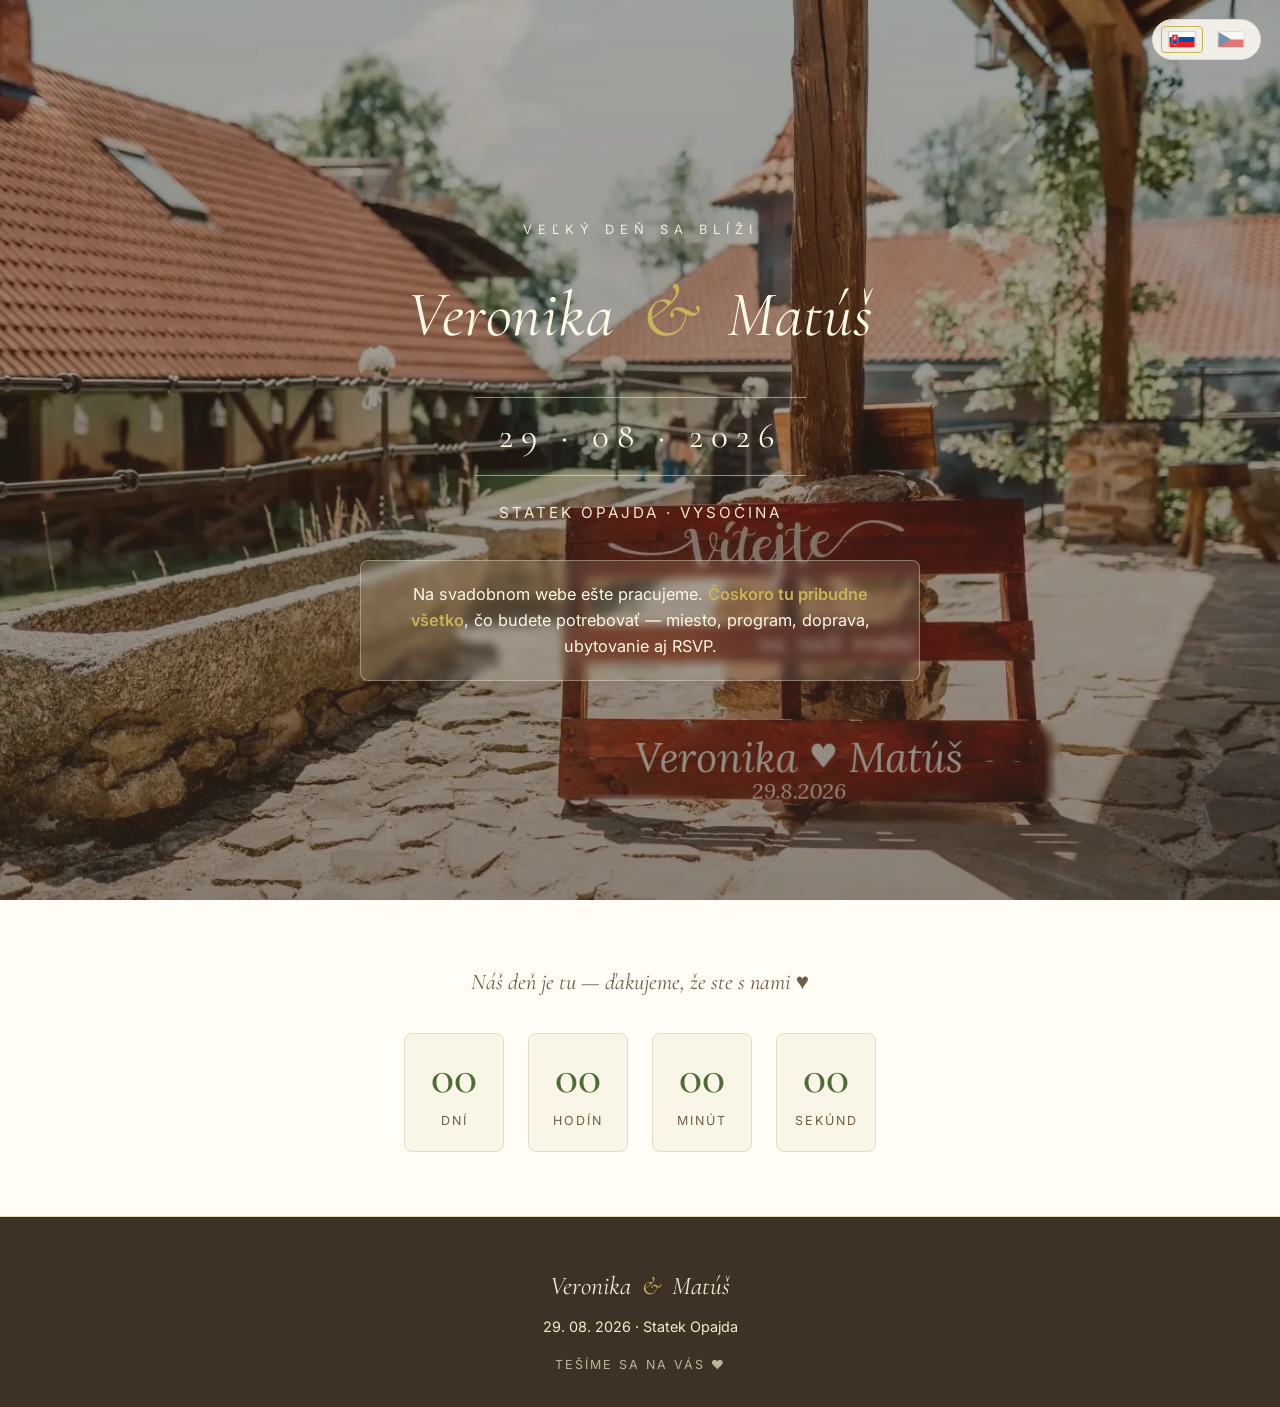
<file: index.html>
<!DOCTYPE html>
<html lang="sk">
<head>
<meta charset="UTF-8">
<meta name="viewport" content="width=device-width, initial-scale=1.0">
<link rel="icon" type="image/svg+xml" href="favicon.svg">
<title data-sk="Veronika & Matúš — Čoskoro"
       data-cs="Veronika & Matúš — Brzy">Veronika & Matúš — Čoskoro</title>
<meta name="description"
      data-sk="Pripravujeme svadobný web pre svadbu Veroniky a Matúša — 29. augusta 2026 na Statku Opajda."
      data-cs="Připravujeme svatební web pro svatbu Veroniky a Matúše — 29. srpna 2026 na Statku Opajda."
      content="Pripravujeme svadobný web pre svadbu Veroniky a Matúša — 29. augusta 2026 na Statku Opajda.">
<link rel="preconnect" href="https://fonts.googleapis.com">
<link rel="preconnect" href="https://fonts.gstatic.com" crossorigin>
<link href="https://fonts.googleapis.com/css2?family=Cormorant+Garamond:ital,wght@0,400;0,500;0,600;1,400;1,500&family=Inter:wght@400;500;600&display=swap" rel="stylesheet">
<link rel="stylesheet" href="assets/style.css">
<style>
  /* Layout úprav pre samostatnú prípravovú stránku (žiadna nav) */
  body.page-temp .hero { min-height: 100vh; }
  body.page-temp .temp-lang {
    position: fixed;
    top: 1.2rem;
    right: 1.2rem;
    z-index: 20;
    display: flex;
    gap: 0.4rem;
    padding: 6px 8px;
    background: rgba(255, 253, 245, 0.85);
    backdrop-filter: blur(8px);
    border: 1px solid var(--border);
    border-radius: 999px;
  }
  body.page-temp .temp-notice {
    margin: 2.2rem auto 0;
    max-width: 560px;
    padding: 1.25rem 1.5rem;
    background: rgba(255, 248, 229, 0.12);
    border: 1px solid rgba(255, 248, 229, 0.35);
    border-radius: var(--radius);
    backdrop-filter: blur(4px);
    color: #FFF8E5;
  }
  body.page-temp .temp-notice p {
    margin: 0;
    font-size: 1.02rem;
    line-height: 1.6;
  }
  body.page-temp .temp-notice strong { color: var(--accent-1); font-weight: 600; }
  @media (max-width: 600px) {
    body.page-temp .temp-lang { top: 0.8rem; right: 0.8rem; }
    body.page-temp .temp-notice { margin: 1.5rem 1rem 0; padding: 1rem 1.1rem; }
  }
</style>
</head>
<body class="page-temp">

<div class="temp-lang">
  <button class="lang-btn" data-lang="sk" aria-label="Slovenčina" aria-pressed="true">
    <svg viewBox="0 0 30 18" width="28" height="17" aria-hidden="true">
      <rect width="30" height="6" y="0" fill="#fff"/>
      <rect width="30" height="6" y="6" fill="#0b4ea2"/>
      <rect width="30" height="6" y="12" fill="#ee1c25"/>
      <path d="M 3 3 L 10 3 L 10 11 C 10 13.5 8.2 14.8 6.5 15.5 C 4.8 14.8 3 13.5 3 11 Z" fill="#ee1c25" stroke="#fff" stroke-width="0.45"/>
      <path d="M 3.6 11 C 4.2 9.5 4.9 9.5 5.4 10.8 C 5.9 8.8 7.1 8.8 7.6 10.8 C 8.1 9.5 8.8 9.5 9.4 11 L 9.4 13.5 C 8 14.3 5 14.3 3.6 13.5 Z" fill="#0b4ea2"/>
      <g fill="#fff">
        <rect x="6.18" y="4.5" width="0.65" height="5.5"/>
        <rect x="5.2" y="5.7" width="2.6" height="0.6"/>
        <rect x="4.7" y="7.2" width="3.6" height="0.6"/>
      </g>
    </svg>
  </button>
  <button class="lang-btn" data-lang="cs" aria-label="Čeština" aria-pressed="false">
    <svg viewBox="0 0 30 18" width="28" height="17" aria-hidden="true">
      <rect width="30" height="9" y="0" fill="#fff"/>
      <rect width="30" height="9" y="9" fill="#d7141a"/>
      <polygon points="0,0 15,9 0,18" fill="#11457e"/>
    </svg>
  </button>
</div>

<header class="hero">
  <div class="hero-bg" style="background-image: url('files/wedding_edited.png');"></div>
  <div class="hero-content">
    <div class="eyebrow" data-sk="Veľký deň sa blíži" data-cs="Velký den se blíží">Veľký deň sa blíži</div>
    <h1>Veronika <span class="amp">&</span> Matúš</h1>
    <div class="date">29 · 08 · 2026</div>
    <div class="location-tag" data-sk="Statek Opajda · Vysočina" data-cs="Statek Opajda · Vysočina">Statek Opajda · Vysočina</div>

    <div class="temp-notice">
      <p data-sk-html="Na svadobnom webe ešte pracujeme. <strong>Čoskoro tu pribudne všetko</strong>, čo budete potrebovať — miesto, program, doprava, ubytovanie aj RSVP."
         data-cs-html="Na svatebním webu ještě pracujeme. <strong>Brzy zde přibude vše</strong>, co budete potřebovat — místo, program, doprava, ubytování i RSVP.">
        Na svadobnom webe ešte pracujeme. <strong>Čoskoro tu pribudne všetko</strong>, čo budete potrebovať — miesto, program, doprava, ubytovanie aj RSVP.
      </p>
    </div>
  </div>
</header>

<section class="countdown-wrap">
  <div class="label" data-sk="Do nášho áno zostáva..." data-cs="Do našeho ano zbývá...">Do nášho áno zostáva...</div>
  <div class="countdown">
    <div class="countdown-unit"><span class="num" id="cd-days">--</span><span class="lbl" data-sk="dní" data-cs="dní">dní</span></div>
    <div class="countdown-unit"><span class="num" id="cd-hours">--</span><span class="lbl" data-sk="hodín" data-cs="hodin">hodín</span></div>
    <div class="countdown-unit"><span class="num" id="cd-mins">--</span><span class="lbl" data-sk="minút" data-cs="minut">minút</span></div>
    <div class="countdown-unit"><span class="num" id="cd-secs">--</span><span class="lbl" data-sk="sekúnd" data-cs="sekund">sekúnd</span></div>
  </div>
</section>

<footer>
  <div class="names">Veronika <span class="amp">&</span> Matúš</div>
  <div data-sk="29. 08. 2026 · Statek Opajda" data-cs="29. 08. 2026 · Statek Opajda">29. 08. 2026 · Statek Opajda</div>
  <div class="small" data-sk="Tešíme sa na vás ♥" data-cs="Těšíme se na vás ♥">Tešíme sa na vás ♥</div>
</footer>

<script src="assets/script.js"></script>
</body>
</html>
</file>
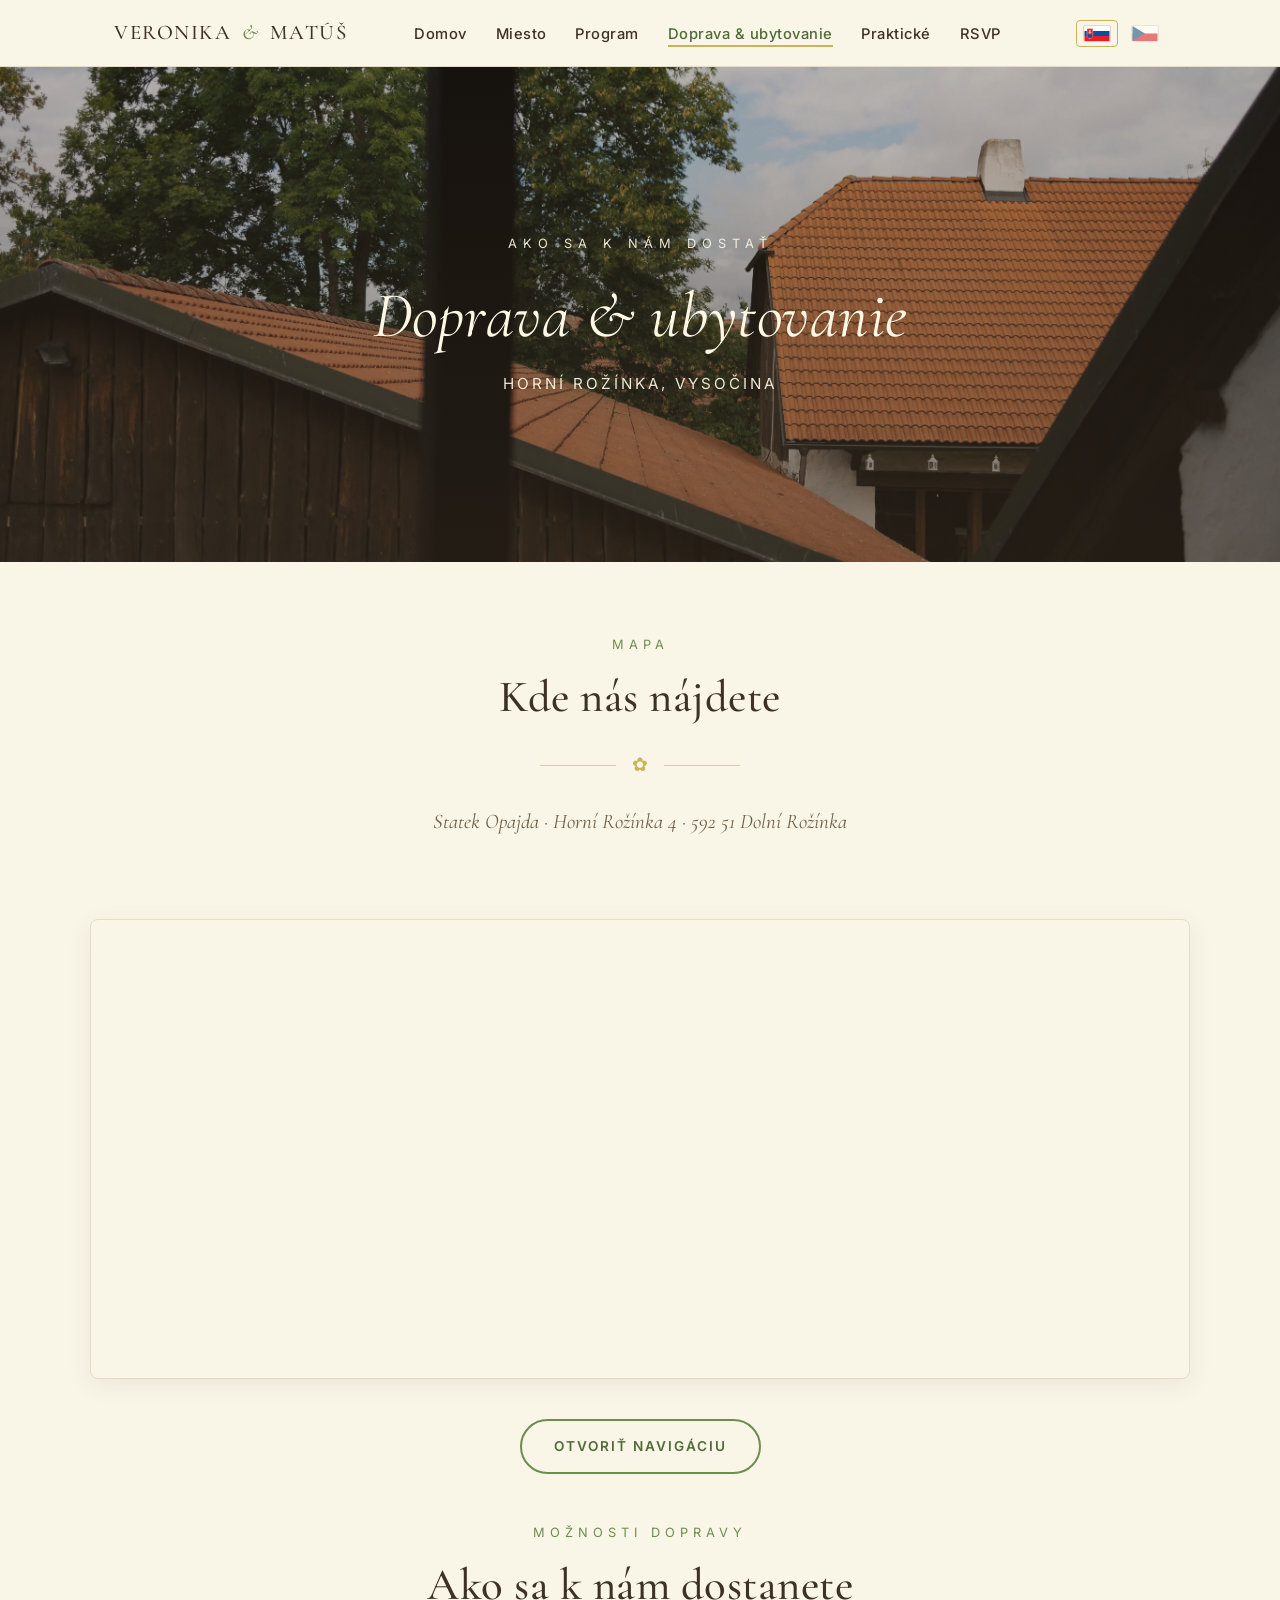
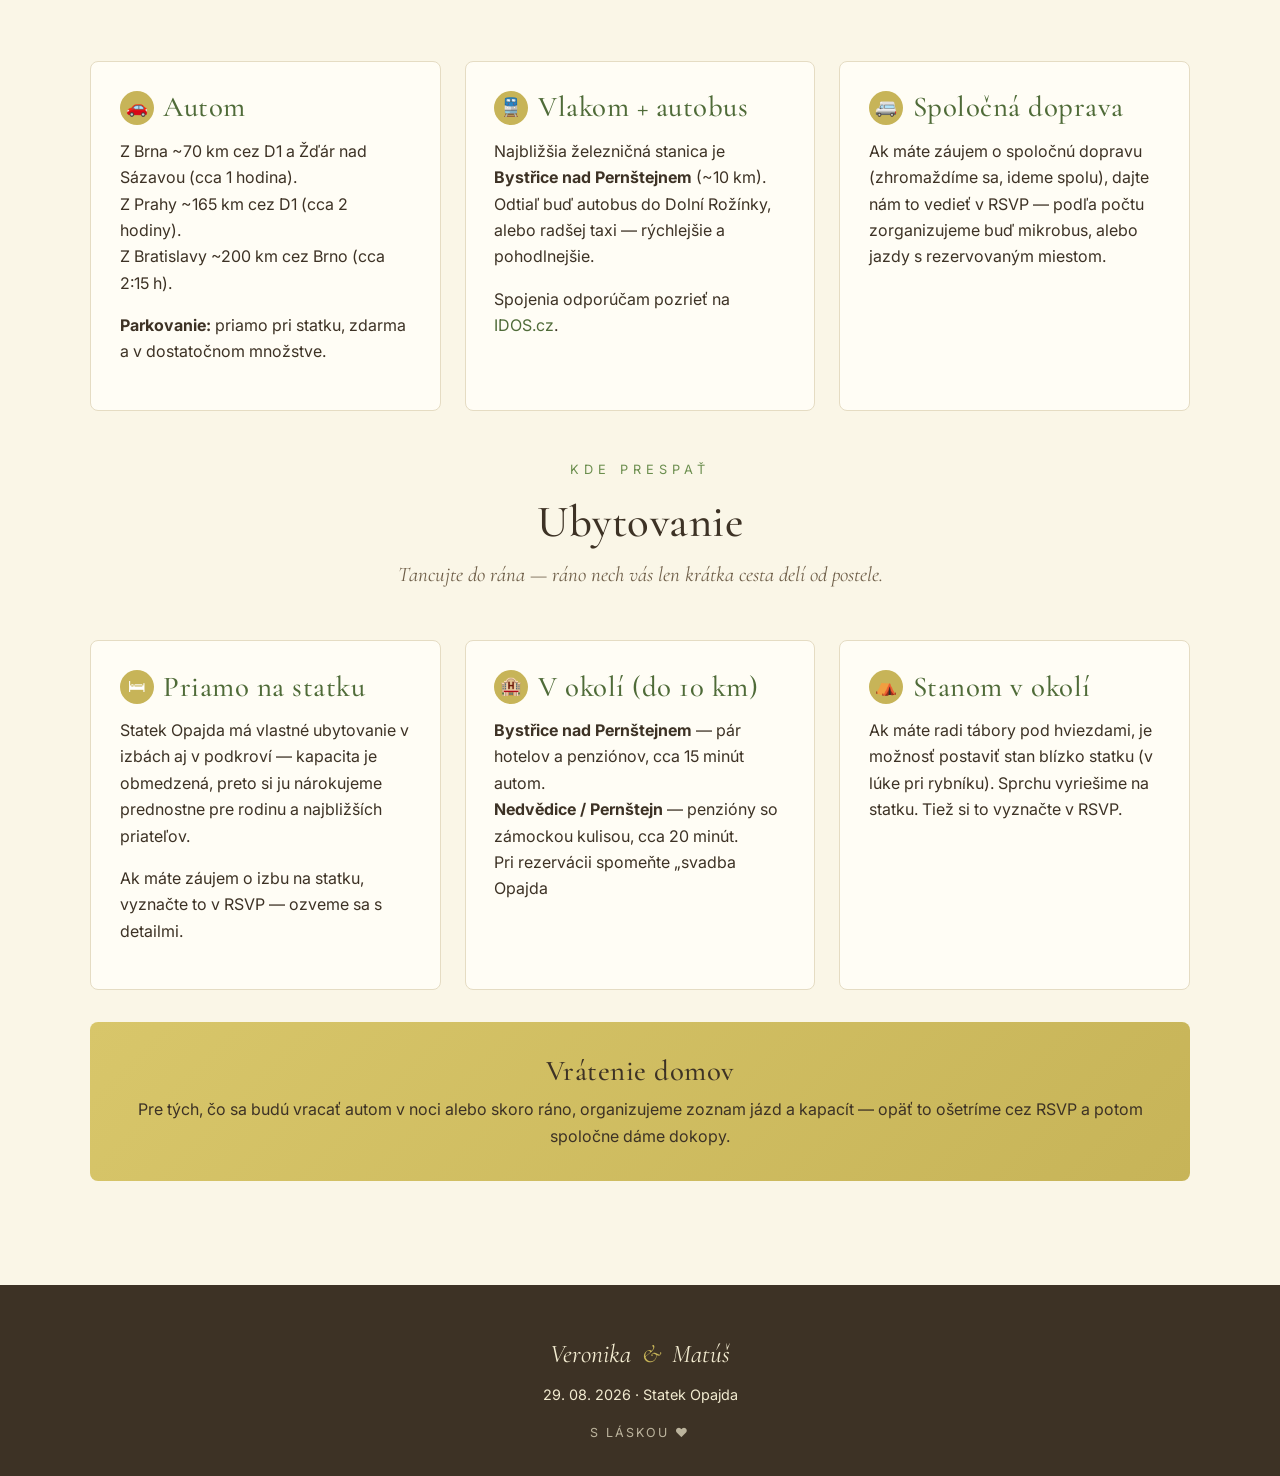
<file: doprava.html>
<!DOCTYPE html>
<html lang="sk">
<head>
<meta charset="UTF-8">
<meta name="viewport" content="width=device-width, initial-scale=1.0">
<link rel="icon" type="image/svg+xml" href="favicon.svg">
<title data-sk="Doprava & ubytovanie — Veronika & Matúš"
       data-cs="Doprava & ubytování — Veronika & Matúš">Doprava & ubytovanie — Veronika & Matúš</title>
<link rel="preconnect" href="https://fonts.googleapis.com">
<link rel="preconnect" href="https://fonts.gstatic.com" crossorigin>
<link href="https://fonts.googleapis.com/css2?family=Cormorant+Garamond:ital,wght@0,400;0,500;0,600;1,400;1,500&family=Inter:wght@400;500;600&display=swap" rel="stylesheet">
<link rel="stylesheet" href="assets/style.css">
</head>
<body>

<nav class="nav">
  <div class="nav-inner">
    <a href="index.html" class="nav-logo">Veronika <span class="amp">&</span> Matúš</a>
    <button class="nav-toggle" aria-label="Menu"><span></span><span></span><span></span></button>
    <ul class="nav-links">
      <li><a href="index.html" data-sk="Domov" data-cs="Domů">Domov</a></li>
      <li><a href="miesto.html" data-sk="Miesto" data-cs="Místo">Miesto</a></li>
      <li><a href="program.html" data-sk="Program" data-cs="Program">Program</a></li>
      <li><a href="doprava.html" class="active" data-sk="Doprava & ubytovanie" data-cs="Doprava & ubytování">Doprava & ubytovanie</a></li>
      <li><a href="prakticke.html" data-sk="Praktické" data-cs="Praktické">Praktické</a></li>
      <li><a href="rsvp.html" data-sk="RSVP" data-cs="RSVP">RSVP</a></li>
    </ul>
    <div class="lang-switch">
      <button class="lang-btn" data-lang="sk" aria-label="Slovenčina" aria-pressed="true">
        <svg viewBox="0 0 30 18" width="28" height="17" aria-hidden="true">
          <rect width="30" height="6" y="0" fill="#fff"/>
          <rect width="30" height="6" y="6" fill="#0b4ea2"/>
          <rect width="30" height="6" y="12" fill="#ee1c25"/>
          <path d="M 3 3 L 10 3 L 10 11 C 10 13.5 8.2 14.8 6.5 15.5 C 4.8 14.8 3 13.5 3 11 Z" fill="#ee1c25" stroke="#fff" stroke-width="0.45"/>
          <path d="M 3.6 11 C 4.2 9.5 4.9 9.5 5.4 10.8 C 5.9 8.8 7.1 8.8 7.6 10.8 C 8.1 9.5 8.8 9.5 9.4 11 L 9.4 13.5 C 8 14.3 5 14.3 3.6 13.5 Z" fill="#0b4ea2"/>
          <g fill="#fff">
            <rect x="6.18" y="4.5" width="0.65" height="5.5"/>
            <rect x="5.2" y="5.7" width="2.6" height="0.6"/>
            <rect x="4.7" y="7.2" width="3.6" height="0.6"/>
          </g>
        </svg>
      </button>
      <button class="lang-btn" data-lang="cs" aria-label="Čeština" aria-pressed="false">
        <svg viewBox="0 0 30 18" width="28" height="17" aria-hidden="true">
          <rect width="30" height="9" y="0" fill="#fff"/>
          <rect width="30" height="9" y="9" fill="#d7141a"/>
          <polygon points="0,0 15,9 0,18" fill="#11457e"/>
        </svg>
      </button>
    </div>
  </div>
</nav>

<header class="hero inner">
  <div class="hero-bg" style="background-image: url('Opajda_files/Opajda_files/211.webp');"></div>
  <div class="hero-content">
    <div class="eyebrow" data-sk="Ako sa k nám dostať" data-cs="Jak se k nám dostat">Ako sa k nám dostať</div>
    <h1 data-sk="Doprava & ubytovanie" data-cs="Doprava & ubytování">Doprava & ubytovanie</h1>
    <div class="location-tag" data-sk="Horní Rožínka, Vysočina" data-cs="Horní Rožínka, Vysočina">Horní Rožínka, Vysočina</div>
  </div>
</header>

<section>
  <div class="section-inner">
    <div class="section-head">
      <span class="eyebrow" data-sk="Mapa" data-cs="Mapa">Mapa</span>
      <h2 data-sk="Kde nás nájdete" data-cs="Kde nás najdete">Kde nás nájdete</h2>
      <div class="divider"><span>✿</span></div>
      <p class="lead"
         data-sk="Statek Opajda · Horní Rožínka 4 · 592 51 Dolní Rožínka"
         data-cs="Statek Opajda · Horní Rožínka 4 · 592 51 Dolní Rožínka">Statek Opajda · Horní Rožínka 4 · 592 51 Dolní Rožínka</p>
    </div>

    <iframe
      class="map-frame"
      src="https://www.google.com/maps?q=Statek+Opajda,+Horn%C3%AD+Ro%C5%BE%C3%ADnka+4,+592+51&output=embed"
      loading="lazy"
      referrerpolicy="no-referrer-when-downgrade"
      title="Statek Opajda na mape">
    </iframe>

    <p class="center">
      <a href="https://www.google.com/maps/dir/?api=1&destination=Statek+Opajda+Horn%C3%AD+Ro%C5%BE%C3%ADnka+4" target="_blank" rel="noopener" class="btn btn-outline"
         data-sk="Otvoriť navigáciu" data-cs="Otevřít navigaci">Otvoriť navigáciu</a>
    </p>

    <div class="section-head mt-3">
      <span class="eyebrow" data-sk="Možnosti dopravy" data-cs="Možnosti dopravy">Možnosti dopravy</span>
      <h2 data-sk="Ako sa k nám dostanete" data-cs="Jak se k nám dostanete">Ako sa k nám dostanete</h2>
    </div>

    <div class="info-grid">

      <div class="info-block">
        <h3 data-sk-html="<span class=&quot;icon&quot;>🚗</span> Autom"
            data-cs-html="<span class=&quot;icon&quot;>🚗</span> Autem"><span class="icon">🚗</span> Autom</h3>
        <p data-sk-html="Z Brna ~70 km cez D1 a Žďár nad Sázavou (cca 1 hodina).<br>Z Prahy ~165 km cez D1 (cca 2 hodiny).<br>Z Bratislavy ~200 km cez Brno (cca 2:15 h)."
           data-cs-html="Z Brna ~70 km přes D1 a Žďár nad Sázavou (cca 1 hodina).<br>Z Prahy ~165 km přes D1 (cca 2 hodiny).<br>Z Bratislavy ~200 km přes Brno (cca 2:15 h).">
          Z Brna ~70 km cez D1 a Žďár nad Sázavou (cca 1 hodina).<br>
          Z Prahy ~165 km cez D1 (cca 2 hodiny).<br>
          Z Bratislavy ~200 km cez Brno (cca 2:15 h).
        </p>
        <p data-sk-html="<strong>Parkovanie:</strong> priamo pri statku, zdarma a v dostatočnom množstve."
           data-cs-html="<strong>Parkování:</strong> přímo u statku, zdarma a v dostatečném množství."><strong>Parkovanie:</strong> priamo pri statku, zdarma a v dostatočnom množstve.</p>
      </div>

      <div class="info-block">
        <h3 data-sk-html="<span class=&quot;icon&quot;>🚆</span> Vlakom + autobus"
            data-cs-html="<span class=&quot;icon&quot;>🚆</span> Vlakem + autobus"><span class="icon">🚆</span> Vlakom + autobus</h3>
        <p data-sk-html="Najbližšia železničná stanica je <strong>Bystřice nad Pernštejnem</strong> (~10 km). Odtiaľ buď autobus do Dolní Rožínky, alebo radšej taxi — rýchlejšie a pohodlnejšie."
           data-cs-html="Nejbližší železniční stanice je <strong>Bystřice nad Pernštejnem</strong> (~10 km). Odtud buď autobus do Dolní Rožínky, nebo raději taxi — rychlejší a pohodlnější.">
          Najbližšia železničná stanica je <strong>Bystřice nad Pernštejnem</strong>
          (~10 km). Odtiaľ buď autobus do Dolní Rožínky, alebo radšej taxi —
          rýchlejšie a pohodlnejšie.
        </p>
        <p data-sk-html="Spojenia odporúčam pozrieť na <a href=&quot;https://idos.cz&quot; target=&quot;_blank&quot; rel=&quot;noopener&quot;>IDOS.cz</a>."
           data-cs-html="Spojení doporučuji podívat se na <a href=&quot;https://idos.cz&quot; target=&quot;_blank&quot; rel=&quot;noopener&quot;>IDOS.cz</a>.">Spojenia odporúčam pozrieť na <a href="https://idos.cz" target="_blank" rel="noopener">IDOS.cz</a>.</p>
      </div>

      <div class="info-block">
        <h3 data-sk-html="<span class=&quot;icon&quot;>🚐</span> Spoločná doprava"
            data-cs-html="<span class=&quot;icon&quot;>🚐</span> Společná doprava"><span class="icon">🚐</span> Spoločná doprava</h3>
        <p data-sk="Ak máte záujem o spoločnú dopravu (zhromaždíme sa, ideme spolu), dajte nám to vedieť v RSVP — podľa počtu zorganizujeme buď mikrobus, alebo jazdy s rezervovaným miestom."
           data-cs="Pokud máte zájem o společnou dopravu (sejdeme se, jedeme spolu), dejte nám to vědět v RSVP — podle počtu zorganizujeme buď mikrobus, nebo jízdy s rezervovaným místem.">
          Ak máte záujem o spoločnú dopravu (zhromaždíme sa, ideme spolu), dajte
          nám to vedieť v RSVP — podľa počtu zorganizujeme buď mikrobus,
          alebo jazdy s rezervovaným miestom.
        </p>
      </div>

    </div>

    <div class="section-head mt-3">
      <span class="eyebrow" data-sk="Kde prespať" data-cs="Kde přespat">Kde prespať</span>
      <h2 data-sk="Ubytovanie" data-cs="Ubytování">Ubytovanie</h2>
      <p class="lead"
         data-sk="Tancujte do rána — ráno nech vás len krátka cesta delí od postele."
         data-cs="Tancujte do rána — ráno ať vás od postele dělí jen krátká cesta.">Tancujte do rána — ráno nech vás len krátka cesta delí od postele.</p>
    </div>

    <div class="info-grid">

      <div class="info-block">
        <h3 data-sk-html="<span class=&quot;icon&quot;>🛏</span> Priamo na statku"
            data-cs-html="<span class=&quot;icon&quot;>🛏</span> Přímo na statku"><span class="icon">🛏</span> Priamo na statku</h3>
        <p data-sk="Statek Opajda má vlastné ubytovanie v izbách aj v podkroví — kapacita je obmedzená, preto si ju nárokujeme prednostne pre rodinu a najbližších priateľov."
           data-cs="Statek Opajda má vlastní ubytování v pokojích i v podkroví — kapacita je omezená, proto si ji nárokujeme přednostně pro rodinu a nejbližší přátele.">
          Statek Opajda má vlastné ubytovanie v izbách aj v podkroví — kapacita
          je obmedzená, preto si ju nárokujeme prednostne pre rodinu
          a najbližších priateľov.
        </p>
        <p data-sk="Ak máte záujem o izbu na statku, vyznačte to v RSVP — ozveme sa s detailmi."
           data-cs="Pokud máte zájem o pokoj na statku, vyznačte to v RSVP — ozveme se s detaily.">Ak máte záujem o izbu na statku, vyznačte to v RSVP — ozveme sa s detailmi.</p>
      </div>

      <div class="info-block">
        <h3 data-sk-html="<span class=&quot;icon&quot;>🏨</span> V okolí (do 10 km)"
            data-cs-html="<span class=&quot;icon&quot;>🏨</span> V okolí (do 10 km)"><span class="icon">🏨</span> V okolí (do 10 km)</h3>
        <p data-sk-html="<strong>Bystřice nad Pernštejnem</strong> — pár hotelov a penziónov, cca 15 minút autom.<br><strong>Nedvědice / Pernštejn</strong> — penzióny so zámockou kulisou, cca 20 minút.<br>Pri rezervácii spomeňte „svadba Opajda", v niektorých penziónoch máme prednostnú zľavu."
           data-cs-html="<strong>Bystřice nad Pernštejnem</strong> — pár hotelů a penzionů, cca 15 minut autem.<br><strong>Nedvědice / Pernštejn</strong> — penziony se zámeckou kulisou, cca 20 minut.<br>Při rezervaci zmiňte „svatba Opajda", v některých penzionech máme přednostní slevu.">
          <strong>Bystřice nad Pernštejnem</strong> — pár hotelov a penziónov, cca 15 minút autom.<br>
          <strong>Nedvědice / Pernštejn</strong> — penzióny so zámockou kulisou, cca 20 minút.<br>
          Pri rezervácii spomeňte „svadba Opajda", v niektorých penziónoch máme prednostnú zľavu.
        </p>
      </div>

      <div class="info-block">
        <h3 data-sk-html="<span class=&quot;icon&quot;>⛺</span> Stanom v okolí"
            data-cs-html="<span class=&quot;icon&quot;>⛺</span> Stanem v okolí"><span class="icon">⛺</span> Stanom v okolí</h3>
        <p data-sk="Ak máte radi tábory pod hviezdami, je možnosť postaviť stan blízko statku (v lúke pri rybníku). Sprchu vyriešime na statku. Tiež si to vyznačte v RSVP."
           data-cs="Pokud máte rádi tábory pod hvězdami, je možnost postavit stan poblíž statku (na louce u rybníka). Sprchu vyřešíme na statku. Také si to vyznačte v RSVP.">
          Ak máte radi tábory pod hviezdami, je možnosť postaviť stan blízko statku
          (v lúke pri rybníku). Sprchu vyriešime na statku. Tiež si to vyznačte v RSVP.
        </p>
      </div>

    </div>

    <div class="callout mt-3">
      <h3 data-sk="Vrátenie domov" data-cs="Návrat domů">Vrátenie domov</h3>
      <p data-sk="Pre tých, čo sa budú vracať autom v noci alebo skoro ráno, organizujeme zoznam jázd a kapacít — opäť to ošetríme cez RSVP a potom spoločne dáme dokopy."
         data-cs="Pro ty, kdo se budou vracet autem v noci nebo brzo ráno, organizujeme seznam jízd a kapacit — opět to ošetříme přes RSVP a pak společně dáme dohromady.">Pre tých, čo sa budú vracať autom v noci alebo skoro ráno, organizujeme zoznam jázd a kapacít — opäť to ošetríme cez RSVP a potom spoločne dáme dokopy.</p>
    </div>
  </div>
</section>

<footer>
  <div class="names">Veronika <span class="amp">&</span> Matúš</div>
  <div data-sk="29. 08. 2026 · Statek Opajda" data-cs="29. 08. 2026 · Statek Opajda">29. 08. 2026 · Statek Opajda</div>
  <div class="small" data-sk="S láskou ♥" data-cs="S láskou ♥">S láskou ♥</div>
</footer>

<script src="assets/script.js"></script>
</body>
</html>
</file>
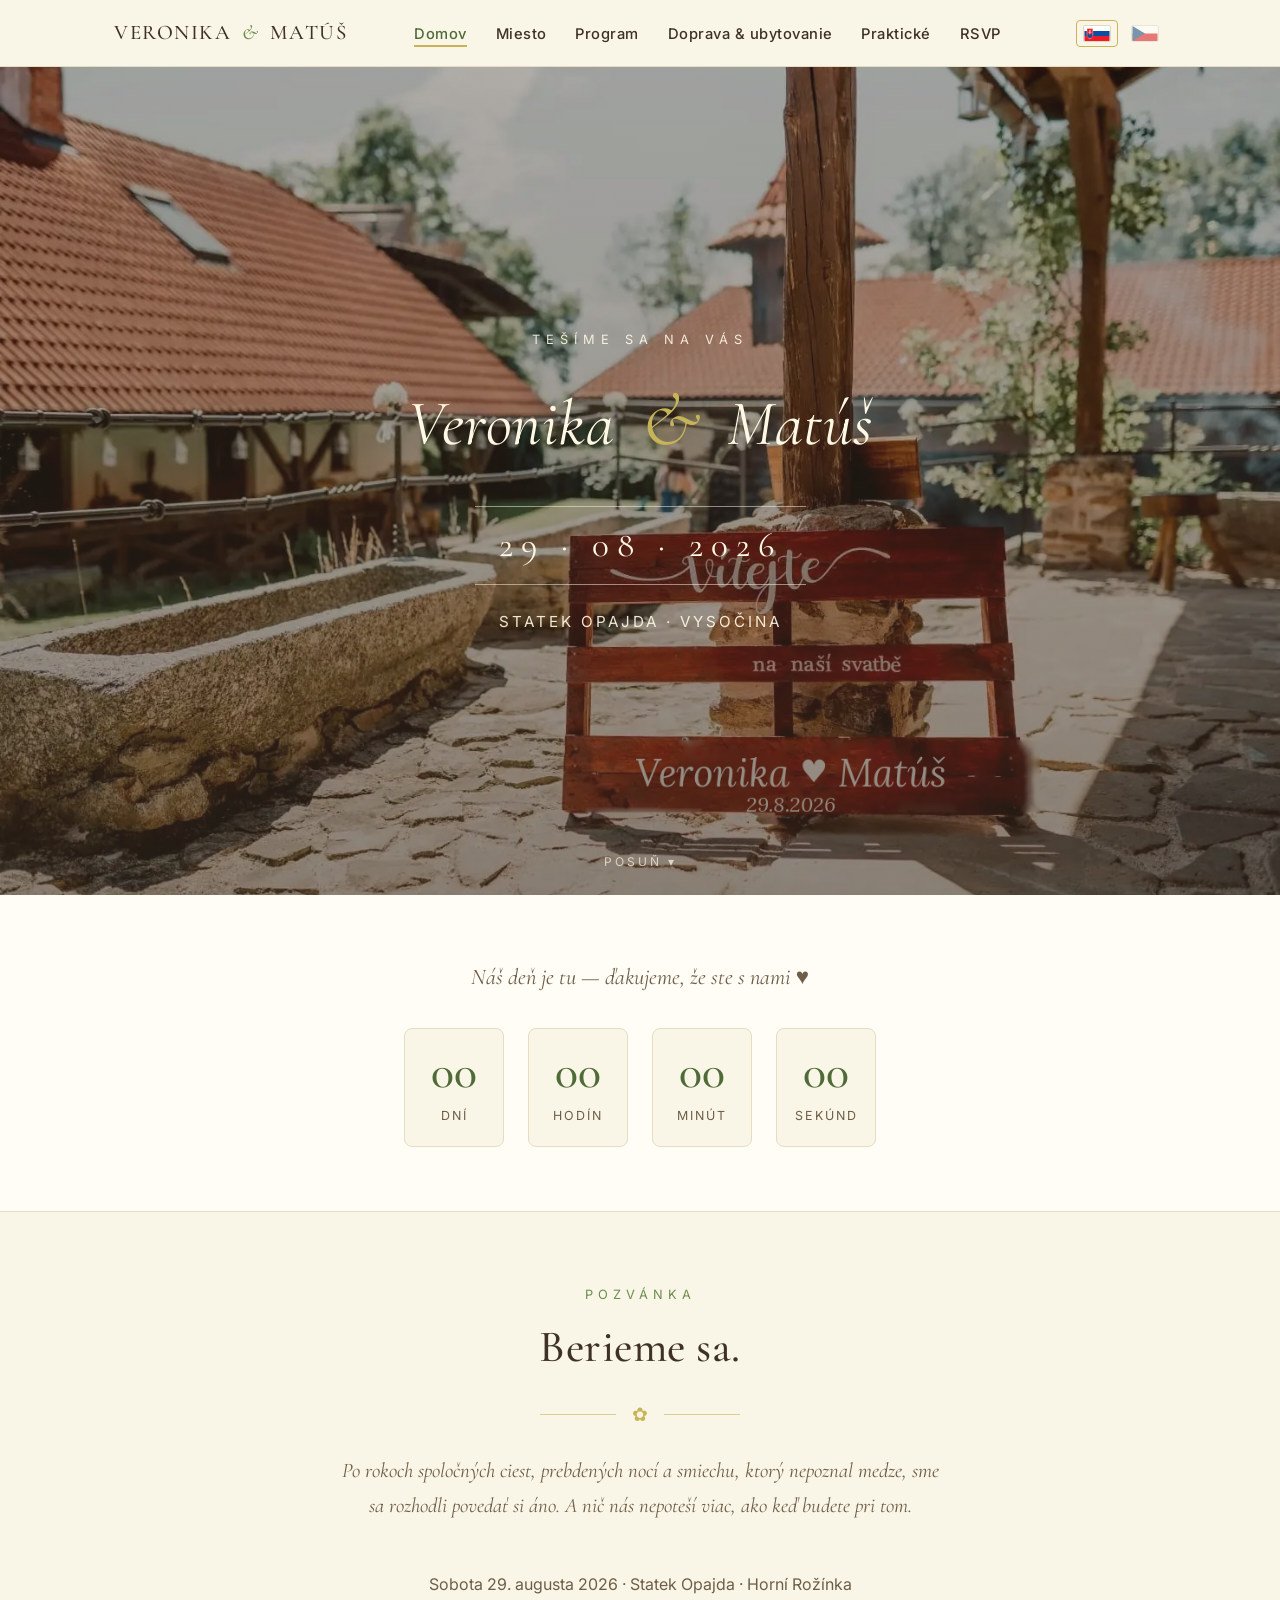
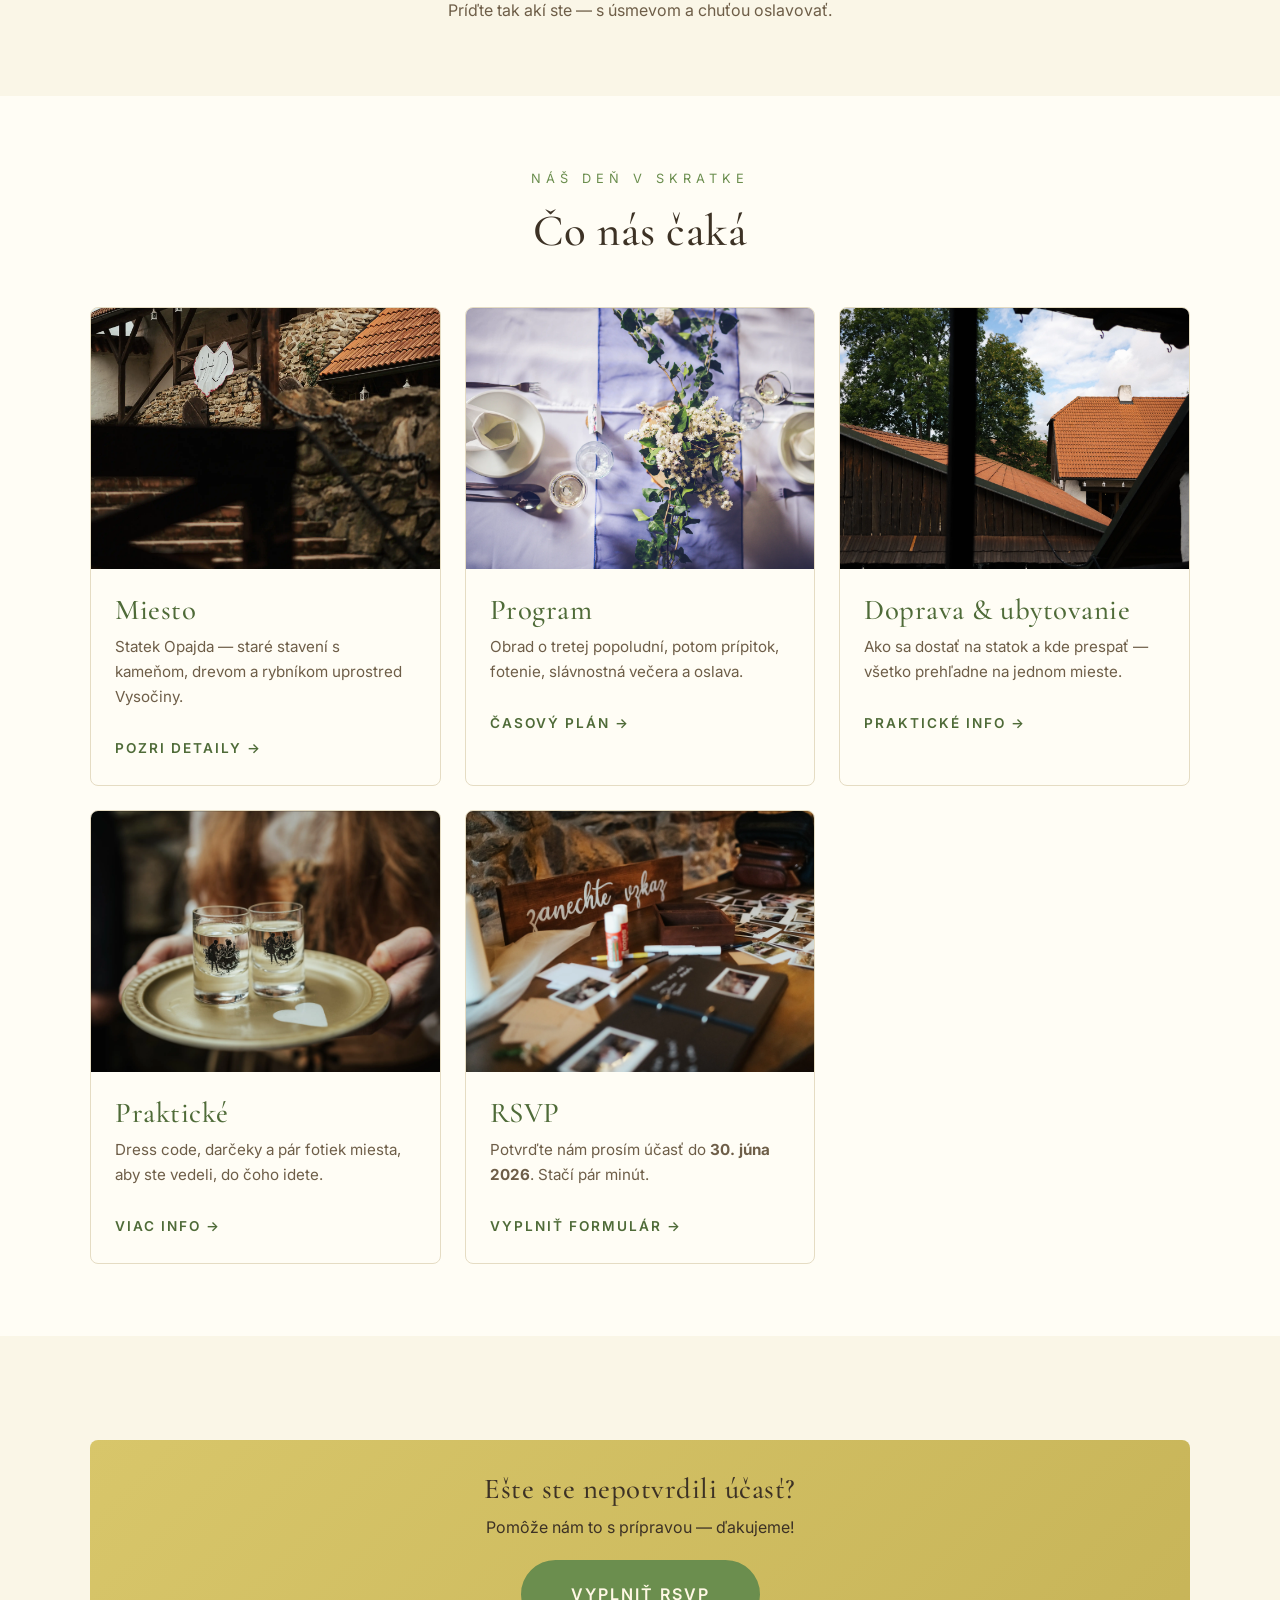
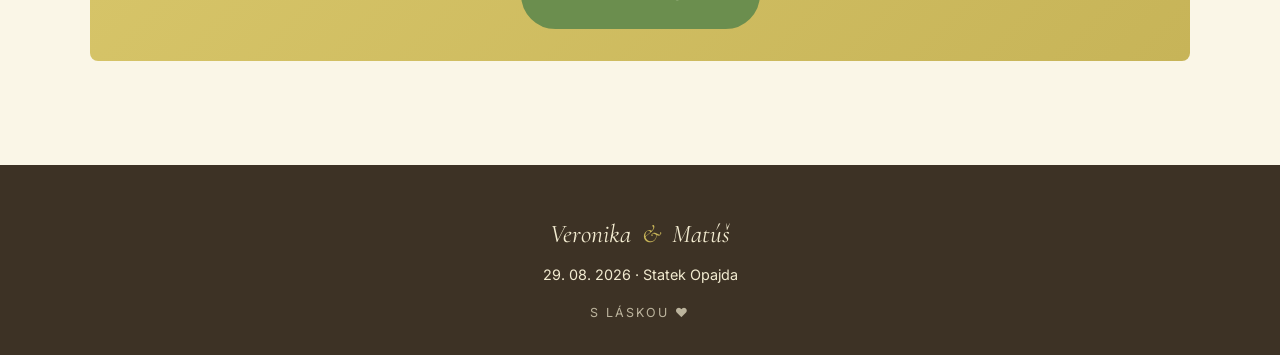
<file: index-full.html>
<!DOCTYPE html>
<html lang="sk">
<head>
<meta charset="UTF-8">
<meta name="viewport" content="width=device-width, initial-scale=1.0">
<link rel="icon" type="image/svg+xml" href="favicon.svg">
<title data-sk="Veronika & Matúš — 29. 8. 2026 — Statek Opajda"
       data-cs="Veronika & Matúš — 29. 8. 2026 — Statek Opajda">Veronika & Matúš — 29. 8. 2026 — Statek Opajda</title>
<meta name="description"
      data-sk="Pozvánka na svadbu Veroniky a Matúša — 29. augusta 2026 na Statku Opajda."
      data-cs="Pozvánka na svatbu Veroniky a Matúše — 29. srpna 2026 na Statku Opajda."
      content="Pozvánka na svadbu Veroniky a Matúša — 29. augusta 2026 na Statku Opajda.">
<link rel="preconnect" href="https://fonts.googleapis.com">
<link rel="preconnect" href="https://fonts.gstatic.com" crossorigin>
<link href="https://fonts.googleapis.com/css2?family=Cormorant+Garamond:ital,wght@0,400;0,500;0,600;1,400;1,500&family=Inter:wght@400;500;600&display=swap" rel="stylesheet">
<link rel="stylesheet" href="assets/style.css">
</head>
<body>

<nav class="nav">
  <div class="nav-inner">
    <a href="index.html" class="nav-logo">Veronika <span class="amp">&</span> Matúš</a>
    <button class="nav-toggle" aria-label="Menu"><span></span><span></span><span></span></button>
    <ul class="nav-links">
      <li><a href="index.html" class="active" data-sk="Domov" data-cs="Domů">Domov</a></li>
      <li><a href="miesto.html" data-sk="Miesto" data-cs="Místo">Miesto</a></li>
      <li><a href="program.html" data-sk="Program" data-cs="Program">Program</a></li>
      <li><a href="doprava.html" data-sk="Doprava & ubytovanie" data-cs="Doprava & ubytování">Doprava & ubytovanie</a></li>
      <li><a href="prakticke.html" data-sk="Praktické" data-cs="Praktické">Praktické</a></li>
      <li><a href="rsvp.html" data-sk="RSVP" data-cs="RSVP">RSVP</a></li>
    </ul>
    <div class="lang-switch">
      <button class="lang-btn" data-lang="sk" aria-label="Slovenčina" aria-pressed="true">
        <svg viewBox="0 0 30 18" width="28" height="17" aria-hidden="true">
          <rect width="30" height="6" y="0" fill="#fff"/>
          <rect width="30" height="6" y="6" fill="#0b4ea2"/>
          <rect width="30" height="6" y="12" fill="#ee1c25"/>
          <path d="M 3 3 L 10 3 L 10 11 C 10 13.5 8.2 14.8 6.5 15.5 C 4.8 14.8 3 13.5 3 11 Z" fill="#ee1c25" stroke="#fff" stroke-width="0.45"/>
          <path d="M 3.6 11 C 4.2 9.5 4.9 9.5 5.4 10.8 C 5.9 8.8 7.1 8.8 7.6 10.8 C 8.1 9.5 8.8 9.5 9.4 11 L 9.4 13.5 C 8 14.3 5 14.3 3.6 13.5 Z" fill="#0b4ea2"/>
          <g fill="#fff">
            <rect x="6.18" y="4.5" width="0.65" height="5.5"/>
            <rect x="5.2" y="5.7" width="2.6" height="0.6"/>
            <rect x="4.7" y="7.2" width="3.6" height="0.6"/>
          </g>
        </svg>
      </button>
      <button class="lang-btn" data-lang="cs" aria-label="Čeština" aria-pressed="false">
        <svg viewBox="0 0 30 18" width="28" height="17" aria-hidden="true">
          <rect width="30" height="9" y="0" fill="#fff"/>
          <rect width="30" height="9" y="9" fill="#d7141a"/>
          <polygon points="0,0 15,9 0,18" fill="#11457e"/>
        </svg>
      </button>
    </div>
  </div>
</nav>

<header class="hero">
  <div class="hero-bg" style="background-image: url('files/wedding_edited.png');"></div>
  <div class="hero-content">
    <div class="eyebrow" data-sk="Tešíme sa na vás" data-cs="Těšíme se na vás">Tešíme sa na vás</div>
    <h1>Veronika <span class="amp">&</span> Matúš</h1>
    <div class="date">29 · 08 · 2026</div>
    <div class="location-tag" data-sk="Statek Opajda · Vysočina" data-cs="Statek Opajda · Vysočina">Statek Opajda · Vysočina</div>
  </div>
  <div class="scroll-cue" data-sk="Posuň ▾" data-cs="Posuň ▾">Posuň ▾</div>
</header>

<section class="countdown-wrap">
  <div class="label" data-sk="Do nášho áno zostáva..." data-cs="Do našeho ano zbývá...">Do nášho áno zostáva...</div>
  <div class="countdown">
    <div class="countdown-unit"><span class="num" id="cd-days">--</span><span class="lbl" data-sk="dní" data-cs="dní">dní</span></div>
    <div class="countdown-unit"><span class="num" id="cd-hours">--</span><span class="lbl" data-sk="hodín" data-cs="hodin">hodín</span></div>
    <div class="countdown-unit"><span class="num" id="cd-mins">--</span><span class="lbl" data-sk="minút" data-cs="minut">minút</span></div>
    <div class="countdown-unit"><span class="num" id="cd-secs">--</span><span class="lbl" data-sk="sekúnd" data-cs="sekund">sekúnd</span></div>
  </div>
</section>

<section>
  <div class="section-inner center">
    <div class="section-head">
      <span class="eyebrow" data-sk="Pozvánka" data-cs="Pozvánka">Pozvánka</span>
      <h2 data-sk="Berieme sa." data-cs="Bereme se.">Berieme sa.</h2>
      <div class="divider"><span>✿</span></div>
      <p class="lead"
         data-sk="Po rokoch spoločných ciest, prebdených nocí a smiechu, ktorý nepoznal medze, sme sa rozhodli povedať si áno. A nič nás nepoteší viac, ako keď budete pri tom."
         data-cs="Po letech společných cest, probdělých nocí a smíchu, který neznal mezí, jsme se rozhodli říct si ano. A nic nás nepotěší víc, než když u toho budete s námi.">
        Po rokoch spoločných ciest, prebdených nocí a smiechu, ktorý nepoznal medze,
        sme sa rozhodli povedať si áno. A nič nás nepoteší viac, ako keď budete pri tom.
      </p>
    </div>
    <p style="max-width: 640px; margin: 0 auto; color: var(--text-soft);"
       data-sk-html="Sobota 29. augusta 2026 · Statek Opajda · Horní Rožínka<br>Príďte tak akí ste — s úsmevom a chuťou oslavovať."
       data-cs-html="Sobota 29. srpna 2026 · Statek Opajda · Horní Rožínka<br>Přijďte tak jací jste — s úsměvem a chutí slavit.">
      Sobota 29. augusta 2026 · Statek Opajda · Horní Rožínka<br>
      Príďte tak akí ste — s úsmevom a chuťou oslavovať.
    </p>
  </div>
</section>

<section class="alt-bg">
  <div class="section-inner">
    <div class="section-head">
      <span class="eyebrow" data-sk="Náš deň v skratke" data-cs="Náš den ve zkratce">Náš deň v skratke</span>
      <h2 data-sk="Čo nás čaká" data-cs="Co nás čeká">Čo nás čaká</h2>
    </div>
    <div class="cards">
      <a href="miesto.html" class="card">
        <div class="card-img" style="background-image: url('Opajda_files/Opajda_files/205.webp');"></div>
        <div class="card-body">
          <h3 data-sk="Miesto" data-cs="Místo">Miesto</h3>
          <p data-sk="Statek Opajda — staré stavení s kameňom, drevom a rybníkom uprostred Vysočiny."
             data-cs="Statek Opajda — staré stavení s kamenem, dřevem a rybníkem uprostřed Vysočiny.">Statek Opajda — staré stavení s kameňom, drevom a rybníkom uprostred Vysočiny.</p>
          <span class="card-link" data-sk="Pozri detaily" data-cs="Zobrazit detaily">Pozri detaily</span>
        </div>
      </a>
      <a href="program.html" class="card">
        <div class="card-img" style="background-image: url('Opajda_files/svatby_files/150.webp');"></div>
        <div class="card-body">
          <h3 data-sk="Program" data-cs="Program">Program</h3>
          <p data-sk="Obrad o tretej popoludní, potom prípitok, fotenie, slávnostná večera a oslava."
             data-cs="Obřad o třetí odpoledne, potom přípitek, focení, slavnostní večeře a oslava.">Obrad o tretej popoludní, potom prípitok, fotenie, slávnostná večera a oslava.</p>
          <span class="card-link" data-sk="Časový plán" data-cs="Časový plán">Časový plán</span>
        </div>
      </a>
      <a href="doprava.html" class="card">
        <div class="card-img" style="background-image: url('Opajda_files/Opajda_files/211.webp');"></div>
        <div class="card-body">
          <h3 data-sk="Doprava & ubytovanie" data-cs="Doprava & ubytování">Doprava & ubytovanie</h3>
          <p data-sk="Ako sa dostať na statok a kde prespať — všetko prehľadne na jednom mieste."
             data-cs="Jak se dostat na statek a kde přespat — vše přehledně na jednom místě.">Ako sa dostať na statok a kde prespať — všetko prehľadne na jednom mieste.</p>
          <span class="card-link" data-sk="Praktické info" data-cs="Praktické info">Praktické info</span>
        </div>
      </a>
      <a href="prakticke.html" class="card">
        <div class="card-img" style="background-image: url('Opajda_files/svatby_files/100.webp');"></div>
        <div class="card-body">
          <h3 data-sk="Praktické" data-cs="Praktické">Praktické</h3>
          <p data-sk="Dress code, darčeky a pár fotiek miesta, aby ste vedeli, do čoho idete."
             data-cs="Dress code, dárky a pár fotek místa, abyste věděli, do čeho jdete.">Dress code, darčeky a pár fotiek miesta, aby ste vedeli, do čoho idete.</p>
          <span class="card-link" data-sk="Viac info" data-cs="Více info">Viac info</span>
        </div>
      </a>
      <a href="rsvp.html" class="card">
        <div class="card-img" style="background-image: url('Opajda_files/svatby_files/120.webp');"></div>
        <div class="card-body">
          <h3 data-sk="RSVP" data-cs="RSVP">RSVP</h3>
          <p data-sk-html="Potvrďte nám prosím účasť do <strong>30. júna 2026</strong>. Stačí pár minút."
             data-cs-html="Potvrďte nám prosím účast do <strong>30. června 2026</strong>. Stačí pár minut.">Potvrďte nám prosím účasť do <strong>30. júna 2026</strong>. Stačí pár minút.</p>
          <span class="card-link" data-sk="Vyplniť formulár" data-cs="Vyplnit formulář">Vyplniť formulár</span>
        </div>
      </a>
    </div>
  </div>
</section>

<section>
  <div class="section-inner">
    <div class="callout">
      <h3 data-sk="Ešte ste nepotvrdili účasť?" data-cs="Ještě jste nepotvrdili účast?">Ešte ste nepotvrdili účasť?</h3>
      <p style="margin-bottom: 1.2rem;"
         data-sk="Pomôže nám to s prípravou — ďakujeme!"
         data-cs="Pomůže nám to s přípravou — děkujeme!">Pomôže nám to s prípravou — ďakujeme!</p>
      <a href="rsvp.html" class="btn btn-big" data-sk="Vyplniť RSVP" data-cs="Vyplnit RSVP">Vyplniť RSVP</a>
    </div>
  </div>
</section>

<footer>
  <div class="names">Veronika <span class="amp">&</span> Matúš</div>
  <div data-sk="29. 08. 2026 · Statek Opajda" data-cs="29. 08. 2026 · Statek Opajda">29. 08. 2026 · Statek Opajda</div>
  <div class="small" data-sk="S láskou ♥" data-cs="S láskou ♥">S láskou ♥</div>
</footer>

<script src="assets/script.js"></script>
</body>
</html>
</file>
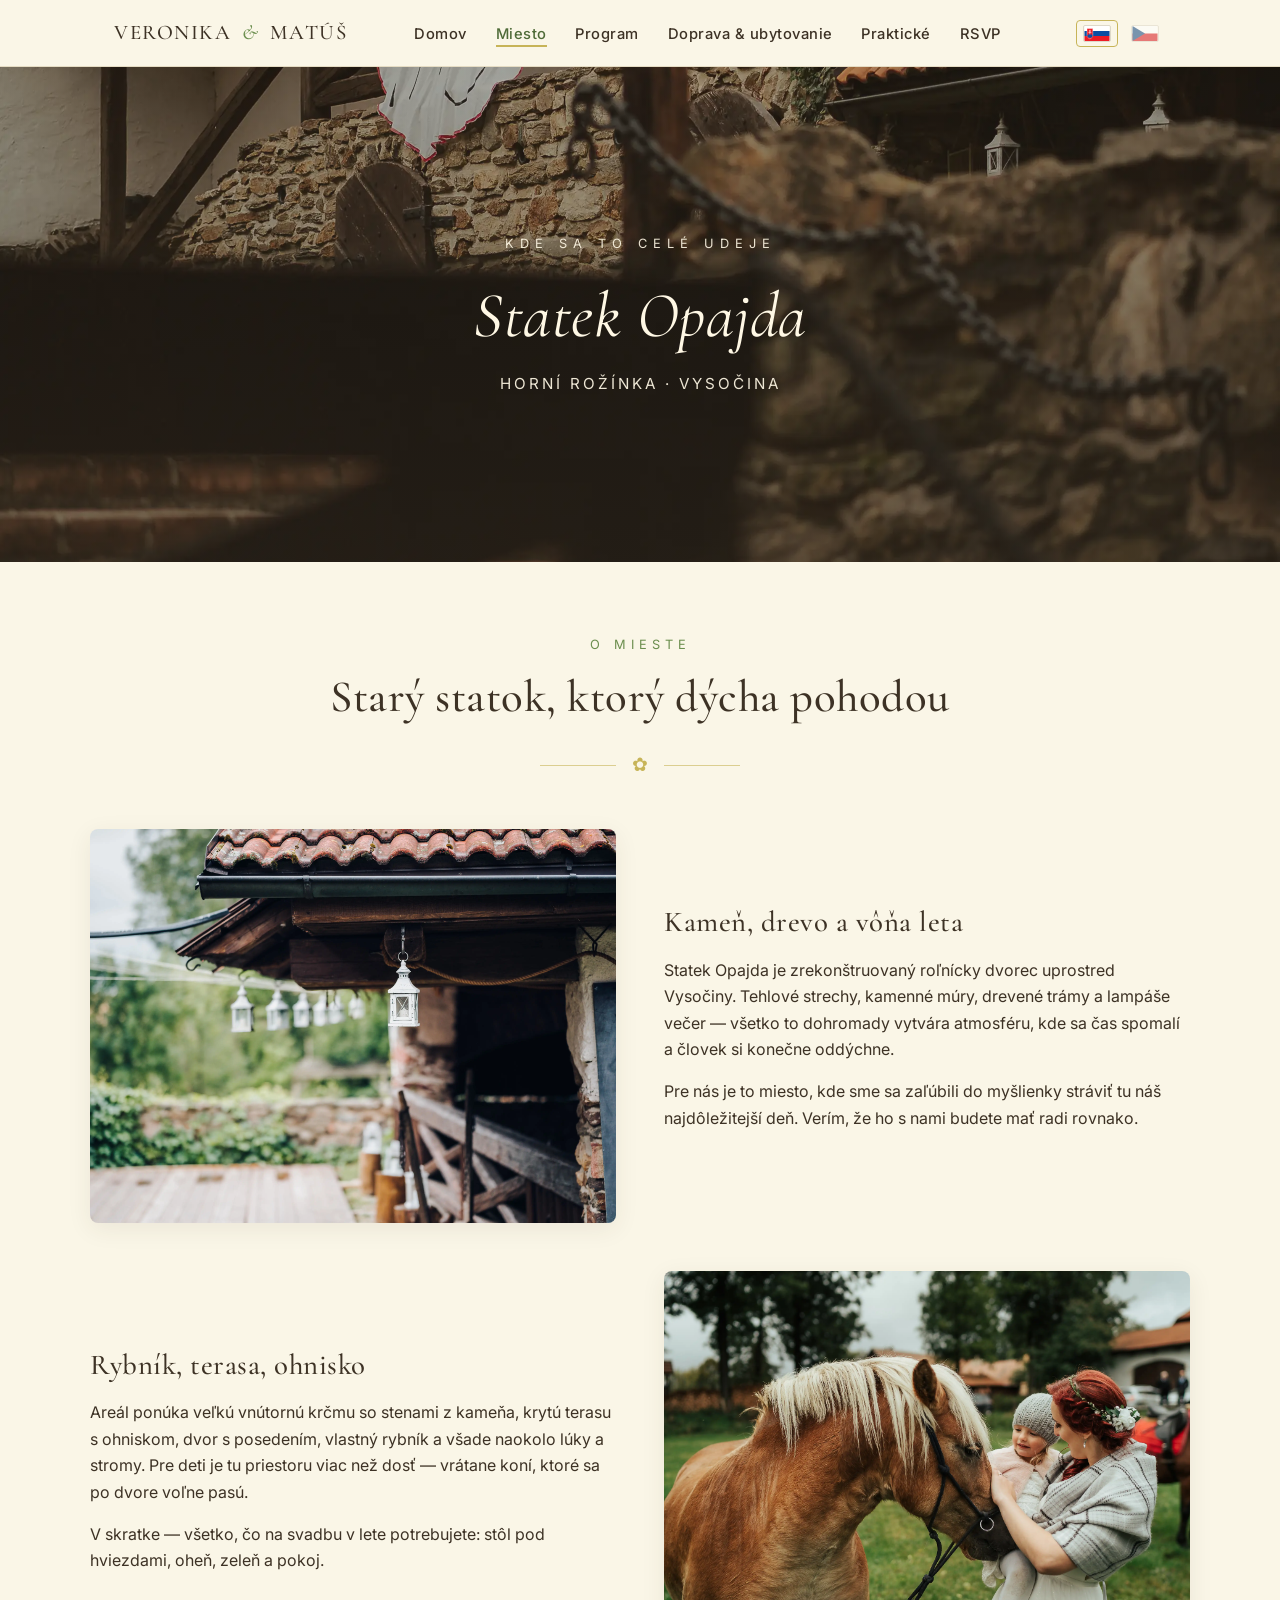
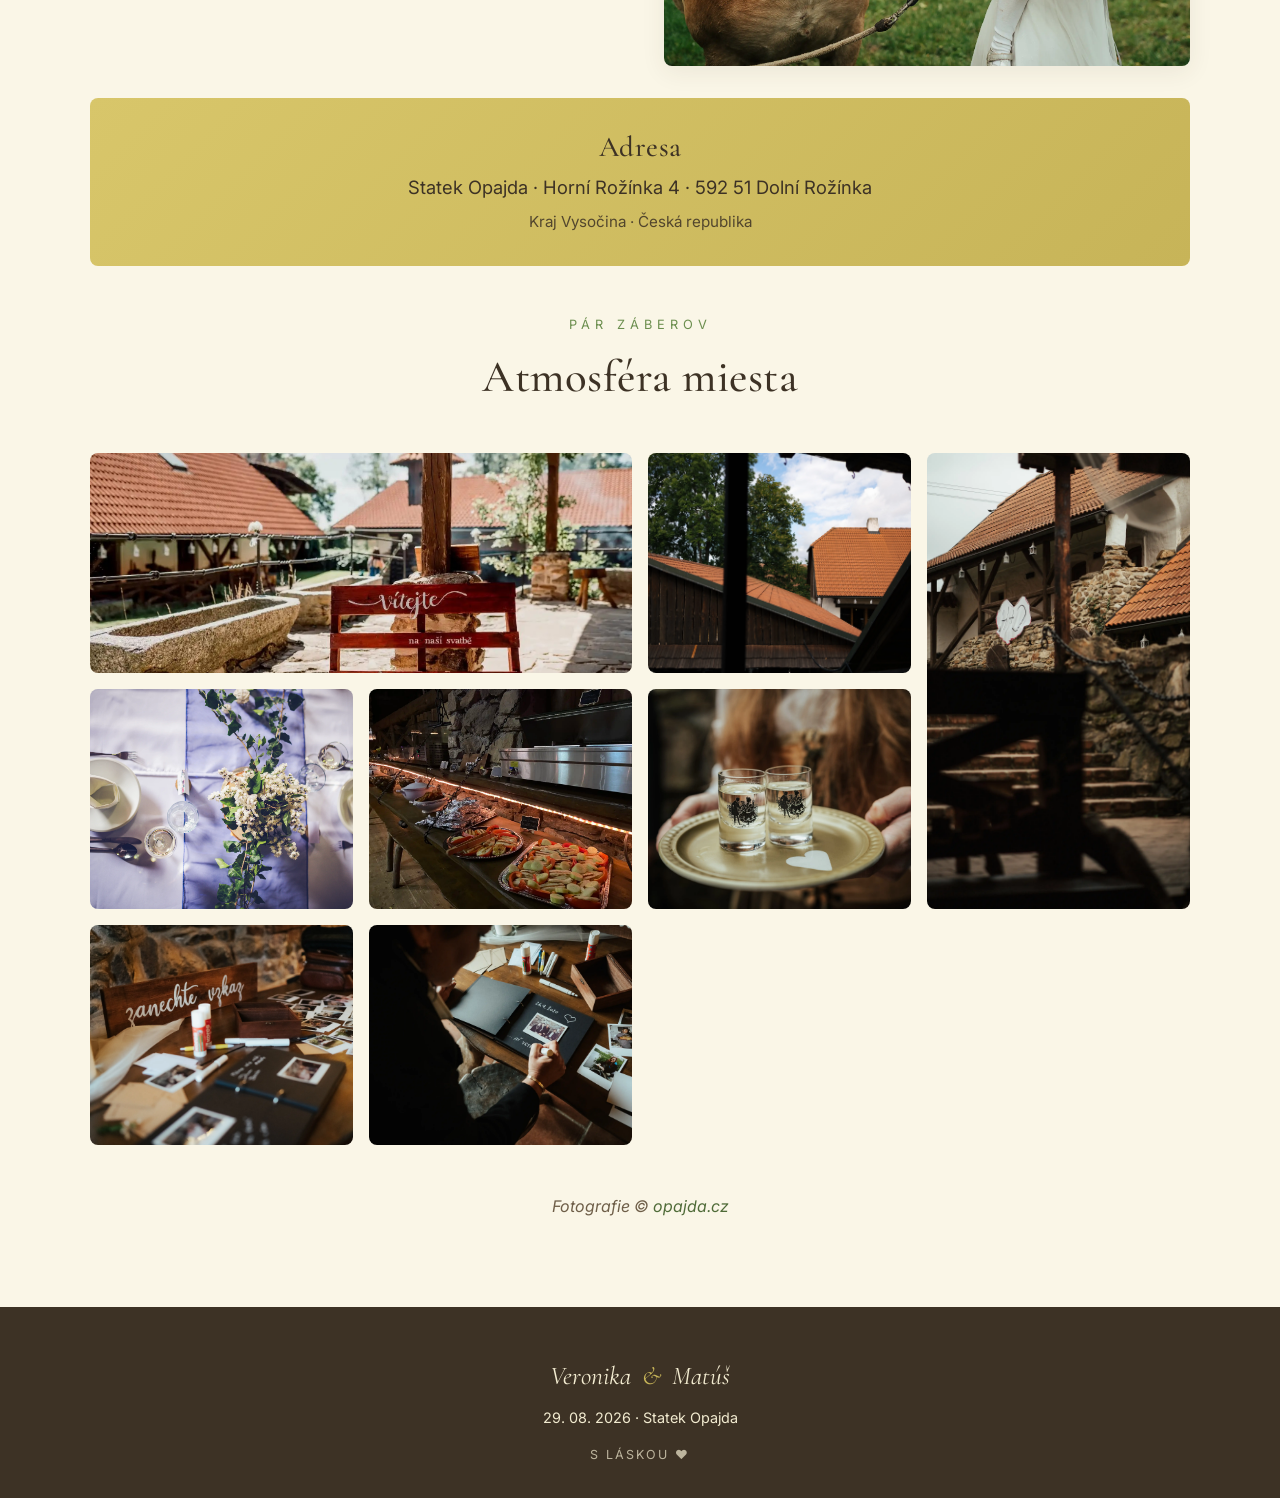
<file: miesto.html>
<!DOCTYPE html>
<html lang="sk">
<head>
<meta charset="UTF-8">
<meta name="viewport" content="width=device-width, initial-scale=1.0">
<link rel="icon" type="image/svg+xml" href="favicon.svg">
<title data-sk="Miesto — Statek Opajda · Veronika & Matúš"
       data-cs="Místo — Statek Opajda · Veronika & Matúš">Miesto — Statek Opajda · Veronika & Matúš</title>
<link rel="preconnect" href="https://fonts.googleapis.com">
<link rel="preconnect" href="https://fonts.gstatic.com" crossorigin>
<link href="https://fonts.googleapis.com/css2?family=Cormorant+Garamond:ital,wght@0,400;0,500;0,600;1,400;1,500&family=Inter:wght@400;500;600&display=swap" rel="stylesheet">
<link rel="stylesheet" href="assets/style.css">
</head>
<body>

<nav class="nav">
  <div class="nav-inner">
    <a href="index.html" class="nav-logo">Veronika <span class="amp">&</span> Matúš</a>
    <button class="nav-toggle" aria-label="Menu"><span></span><span></span><span></span></button>
    <ul class="nav-links">
      <li><a href="index.html" data-sk="Domov" data-cs="Domů">Domov</a></li>
      <li><a href="miesto.html" class="active" data-sk="Miesto" data-cs="Místo">Miesto</a></li>
      <li><a href="program.html" data-sk="Program" data-cs="Program">Program</a></li>
      <li><a href="doprava.html" data-sk="Doprava & ubytovanie" data-cs="Doprava & ubytování">Doprava & ubytovanie</a></li>
      <li><a href="prakticke.html" data-sk="Praktické" data-cs="Praktické">Praktické</a></li>
      <li><a href="rsvp.html" data-sk="RSVP" data-cs="RSVP">RSVP</a></li>
    </ul>
    <div class="lang-switch">
      <button class="lang-btn" data-lang="sk" aria-label="Slovenčina" aria-pressed="true">
        <svg viewBox="0 0 30 18" width="28" height="17" aria-hidden="true">
          <rect width="30" height="6" y="0" fill="#fff"/>
          <rect width="30" height="6" y="6" fill="#0b4ea2"/>
          <rect width="30" height="6" y="12" fill="#ee1c25"/>
          <path d="M 3 3 L 10 3 L 10 11 C 10 13.5 8.2 14.8 6.5 15.5 C 4.8 14.8 3 13.5 3 11 Z" fill="#ee1c25" stroke="#fff" stroke-width="0.45"/>
          <path d="M 3.6 11 C 4.2 9.5 4.9 9.5 5.4 10.8 C 5.9 8.8 7.1 8.8 7.6 10.8 C 8.1 9.5 8.8 9.5 9.4 11 L 9.4 13.5 C 8 14.3 5 14.3 3.6 13.5 Z" fill="#0b4ea2"/>
          <g fill="#fff">
            <rect x="6.18" y="4.5" width="0.65" height="5.5"/>
            <rect x="5.2" y="5.7" width="2.6" height="0.6"/>
            <rect x="4.7" y="7.2" width="3.6" height="0.6"/>
          </g>
        </svg>
      </button>
      <button class="lang-btn" data-lang="cs" aria-label="Čeština" aria-pressed="false">
        <svg viewBox="0 0 30 18" width="28" height="17" aria-hidden="true">
          <rect width="30" height="9" y="0" fill="#fff"/>
          <rect width="30" height="9" y="9" fill="#d7141a"/>
          <polygon points="0,0 15,9 0,18" fill="#11457e"/>
        </svg>
      </button>
    </div>
  </div>
</nav>

<header class="hero inner">
  <div class="hero-bg" style="background-image: url('Opajda_files/Opajda_files/205.webp');"></div>
  <div class="hero-content">
    <div class="eyebrow" data-sk="Kde sa to celé udeje" data-cs="Kde se to celé odehraje">Kde sa to celé udeje</div>
    <h1>Statek Opajda</h1>
    <div class="location-tag" data-sk="Horní Rožínka · Vysočina" data-cs="Horní Rožínka · Vysočina">Horní Rožínka · Vysočina</div>
  </div>
</header>

<section>
  <div class="section-inner">
    <div class="section-head">
      <span class="eyebrow" data-sk="O mieste" data-cs="O místě">O mieste</span>
      <h2 data-sk="Starý statok, ktorý dýcha pohodou" data-cs="Starý statek, který dýchá pohodou">Starý statok, ktorý dýcha pohodou</h2>
      <div class="divider"><span>✿</span></div>
    </div>

    <div class="two-col">
      <div class="img-block" style="background-image: url('Opajda_files/Opajda_files/201.webp');"></div>
      <div>
        <h3 data-sk="Kameň, drevo a vôňa leta" data-cs="Kámen, dřevo a vůně léta">Kameň, drevo a vôňa leta</h3>
        <p data-sk="Statek Opajda je zrekonštruovaný roľnícky dvorec uprostred Vysočiny. Tehlové strechy, kamenné múry, drevené trámy a lampáše večer — všetko to dohromady vytvára atmosféru, kde sa čas spomalí a človek si konečne oddýchne."
           data-cs="Statek Opajda je zrekonstruovaný selský dvorec uprostřed Vysočiny. Cihlové střechy, kamenné zdi, dřevěné trámy a lampáše večer — vše dohromady vytváří atmosféru, ve které se čas zpomalí a člověk si konečně odpočine.">
          Statek Opajda je zrekonštruovaný roľnícky dvorec uprostred Vysočiny.
          Tehlové strechy, kamenné múry, drevené trámy a lampáše večer — všetko
          to dohromady vytvára atmosféru, kde sa čas spomalí a človek si konečne
          oddýchne.
        </p>
        <p data-sk="Pre nás je to miesto, kde sme sa zaľúbili do myšlienky stráviť tu náš najdôležitejší deň. Verím, že ho s nami budete mať radi rovnako."
           data-cs="Pro nás je to místo, kde jsme se zamilovali do myšlenky strávit tu náš nejdůležitější den. Věřím, že ho s námi budete mít rádi stejně.">
          Pre nás je to miesto, kde sme sa zaľúbili do myšlienky stráviť tu náš
          najdôležitejší deň. Verím, že ho s nami budete mať radi rovnako.
        </p>
      </div>
    </div>

    <div class="two-col reverse mt-3">
      <div class="img-block" style="background-image: url('Opajda_files/Statek_files/43.webp');"></div>
      <div>
        <h3 data-sk="Rybník, terasa, ohnisko" data-cs="Rybník, terasa, ohniště">Rybník, terasa, ohnisko</h3>
        <p data-sk="Areál ponúka veľkú vnútornú krčmu so stenami z kameňa, krytú terasu s ohniskom, dvor s posedením, vlastný rybník a všade naokolo lúky a stromy. Pre deti je tu priestoru viac než dosť — vrátane koní, ktoré sa po dvore voľne pasú."
           data-cs="Areál nabízí velkou vnitřní krčmu se stěnami z kamene, krytou terasu s ohništěm, dvůr s posezením, vlastní rybník a všude okolo louky a stromy. Pro děti je tu prostoru víc než dost — včetně koní, kteří se po dvoře volně pasou.">
          Areál ponúka veľkú vnútornú krčmu so stenami z kameňa, krytú terasu
          s ohniskom, dvor s posedením, vlastný rybník a všade naokolo lúky
          a stromy. Pre deti je tu priestoru viac než dosť — vrátane koní,
          ktoré sa po dvore voľne pasú.
        </p>
        <p data-sk="V skratke — všetko, čo na svadbu v lete potrebujete: stôl pod hviezdami, oheň, zeleň a pokoj."
           data-cs="Ve zkratce — vše, co na svatbu v létě potřebujete: stůl pod hvězdami, oheň, zeleň a klid.">
          V skratke — všetko, čo na svadbu v lete potrebujete: stôl pod
          hviezdami, oheň, zeleň a pokoj.
        </p>
      </div>
    </div>

    <div class="callout mt-3">
      <h3 data-sk="Adresa" data-cs="Adresa">Adresa</h3>
      <p style="font-size: 1.15rem; margin-bottom: 0.4rem;"
         data-sk="Statek Opajda · Horní Rožínka 4 · 592 51 Dolní Rožínka"
         data-cs="Statek Opajda · Horní Rožínka 4 · 592 51 Dolní Rožínka">Statek Opajda · Horní Rožínka 4 · 592 51 Dolní Rožínka</p>
      <p style="font-size: 0.95rem; opacity: 0.85;"
         data-sk="Kraj Vysočina · Česká republika"
         data-cs="Kraj Vysočina · Česká republika">Kraj Vysočina · Česká republika</p>
    </div>

    <div class="section-head mt-3">
      <span class="eyebrow" data-sk="Pár záberov" data-cs="Pár záběrů">Pár záberov</span>
      <h2 data-sk="Atmosféra miesta" data-cs="Atmosféra místa">Atmosféra miesta</h2>
    </div>

    <div class="gallery">
      <div class="gallery-item wide" style="background-image: url('files/wedding_edited.png');"></div>
      <div class="gallery-item" style="background-image: url('Opajda_files/Opajda_files/211.webp');"></div>
      <div class="gallery-item tall" style="background-image: url('Opajda_files/Opajda_files/205.webp');"></div>
      <div class="gallery-item" style="background-image: url('Opajda_files/svatby_files/150.webp');"></div>
      <div class="gallery-item" style="background-image: url('Opajda_files/svatby_files/165.webp');"></div>
      <div class="gallery-item" style="background-image: url('Opajda_files/svatby_files/100.webp');"></div>
      <div class="gallery-item" style="background-image: url('Opajda_files/svatby_files/120.webp');"></div>
      <div class="gallery-item" style="background-image: url('Opajda_files/svatby_files/107.webp');"></div>
    </div>

    <p class="center mt-3" style="color: var(--text-soft); font-style: italic;"
       data-sk-html="Fotografie © <a href=&quot;https://www.opajda.cz&quot; target=&quot;_blank&quot; rel=&quot;noopener&quot;>opajda.cz</a>"
       data-cs-html="Fotografie © <a href=&quot;https://www.opajda.cz&quot; target=&quot;_blank&quot; rel=&quot;noopener&quot;>opajda.cz</a>">
      Fotografie © <a href="https://www.opajda.cz" target="_blank" rel="noopener">opajda.cz</a>
    </p>
  </div>
</section>

<footer>
  <div class="names">Veronika <span class="amp">&</span> Matúš</div>
  <div data-sk="29. 08. 2026 · Statek Opajda" data-cs="29. 08. 2026 · Statek Opajda">29. 08. 2026 · Statek Opajda</div>
  <div class="small" data-sk="S láskou ♥" data-cs="S láskou ♥">S láskou ♥</div>
</footer>

<script src="assets/script.js"></script>
</body>
</html>
</file>
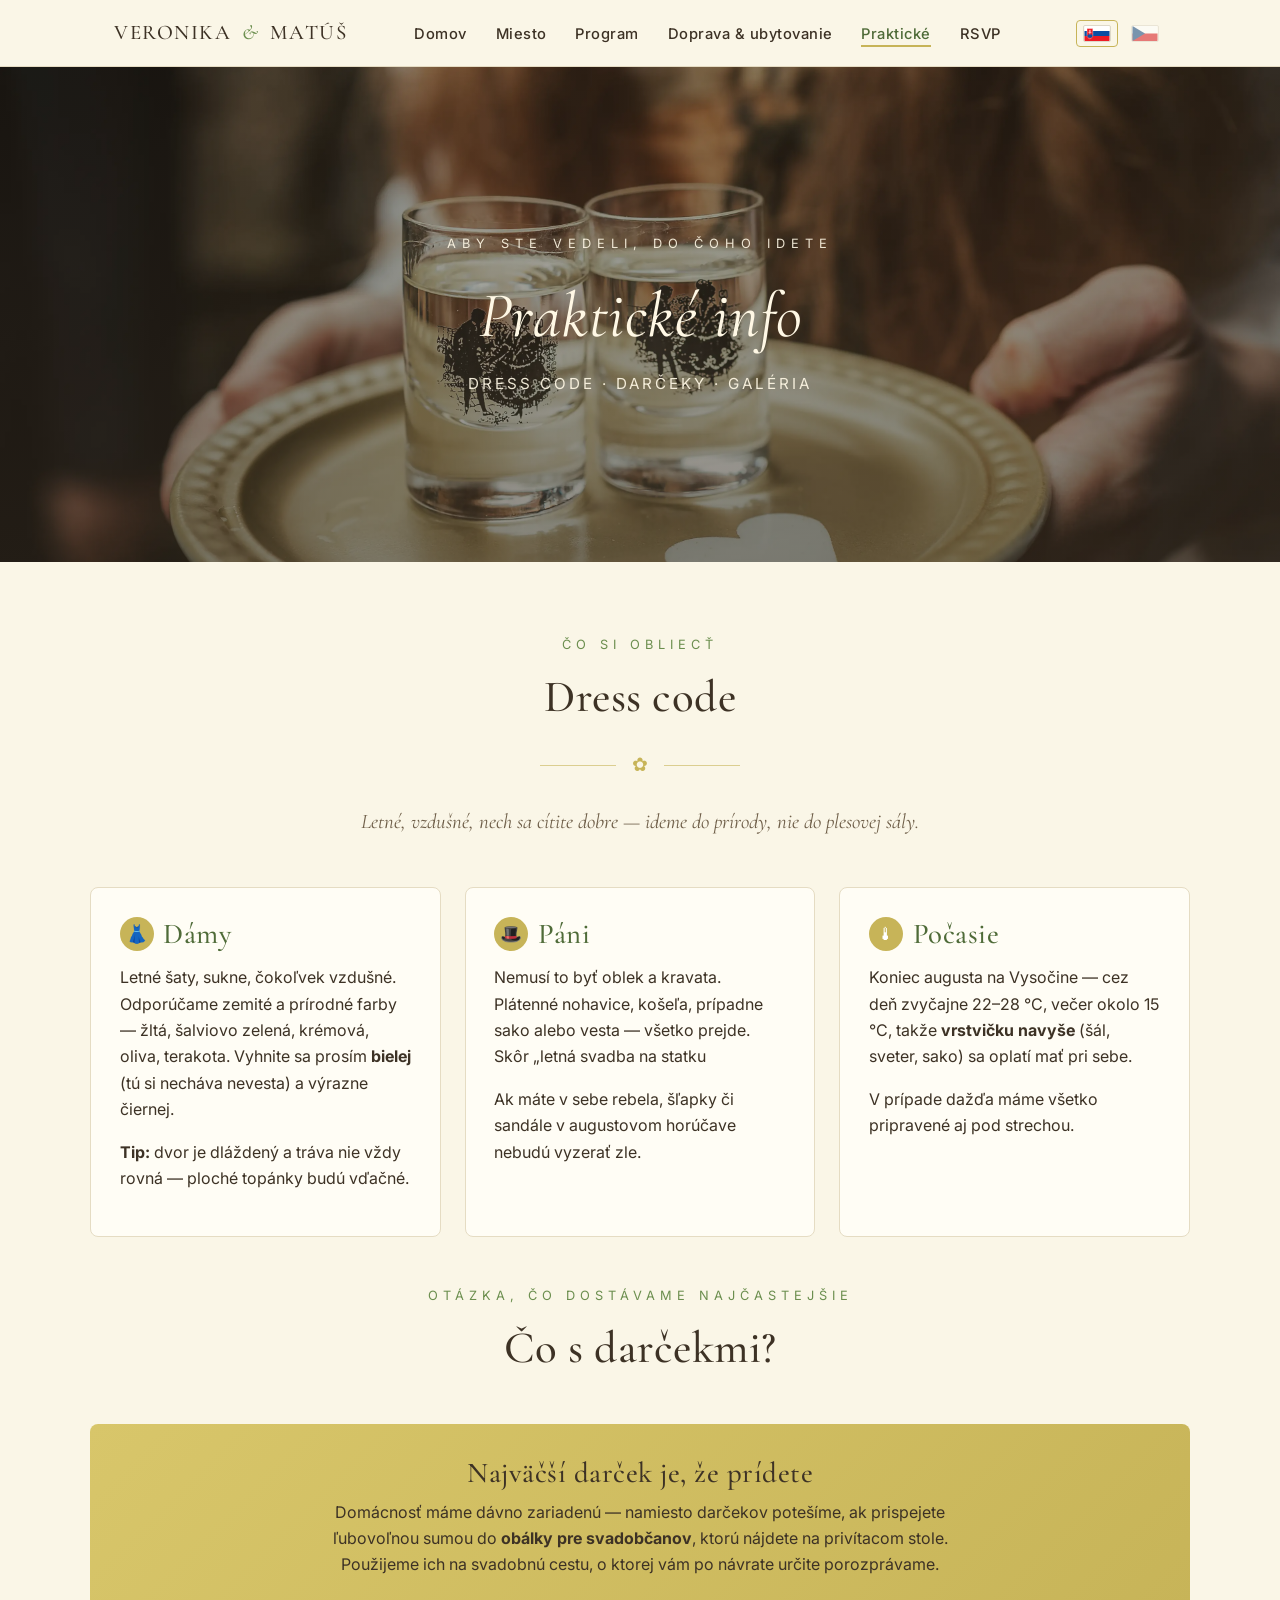
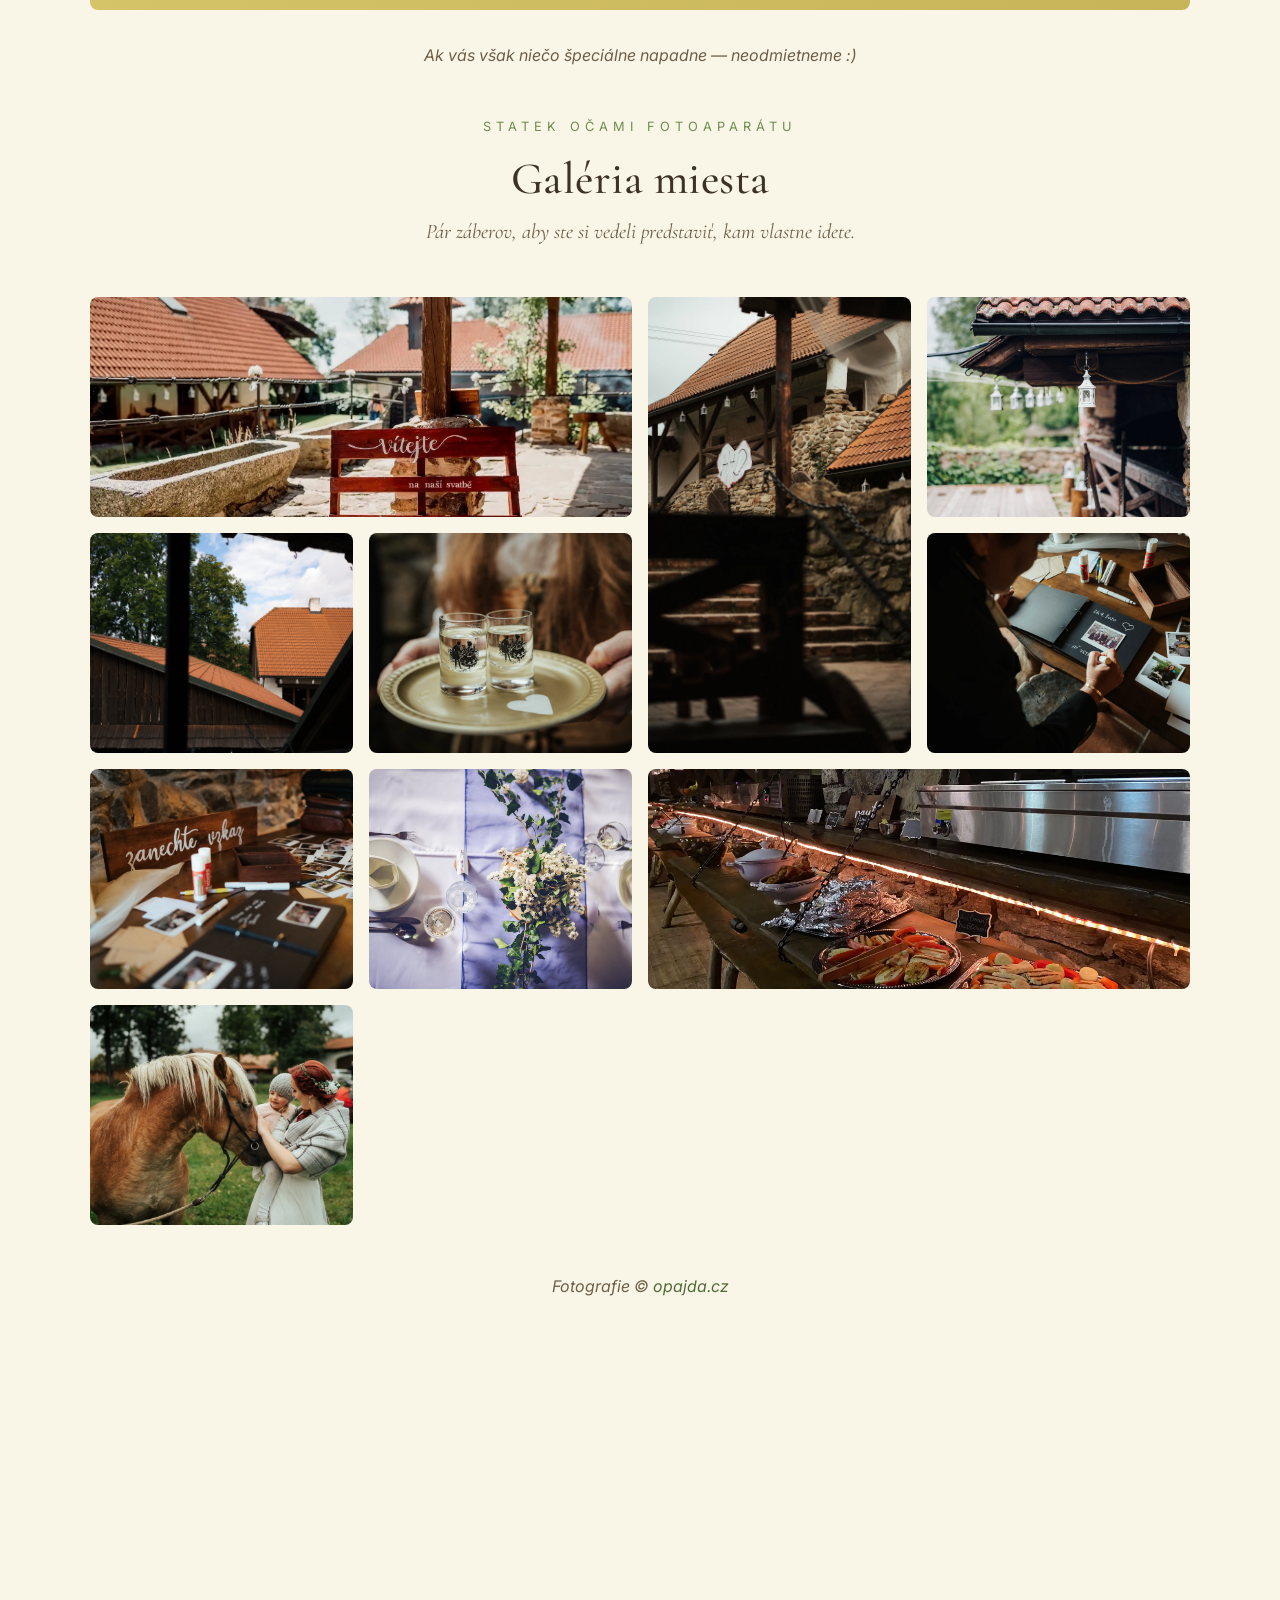
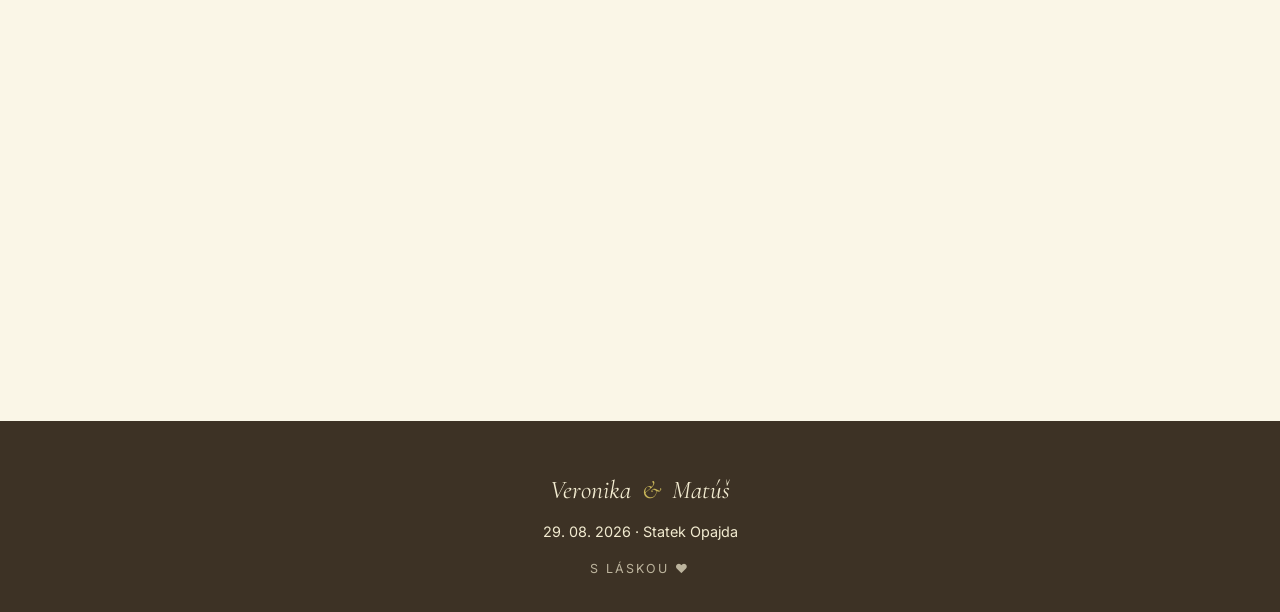
<file: prakticke.html>
<!DOCTYPE html>
<html lang="sk">
<head>
<meta charset="UTF-8">
<meta name="viewport" content="width=device-width, initial-scale=1.0">
<link rel="icon" type="image/svg+xml" href="favicon.svg">
<title data-sk="Praktické info — Veronika & Matúš"
       data-cs="Praktické info — Veronika & Matúš">Praktické info — Veronika & Matúš</title>
<link rel="preconnect" href="https://fonts.googleapis.com">
<link rel="preconnect" href="https://fonts.gstatic.com" crossorigin>
<link href="https://fonts.googleapis.com/css2?family=Cormorant+Garamond:ital,wght@0,400;0,500;0,600;1,400;1,500&family=Inter:wght@400;500;600&display=swap" rel="stylesheet">
<link rel="stylesheet" href="assets/style.css">
</head>
<body>

<nav class="nav">
  <div class="nav-inner">
    <a href="index.html" class="nav-logo">Veronika <span class="amp">&</span> Matúš</a>
    <button class="nav-toggle" aria-label="Menu"><span></span><span></span><span></span></button>
    <ul class="nav-links">
      <li><a href="index.html" data-sk="Domov" data-cs="Domů">Domov</a></li>
      <li><a href="miesto.html" data-sk="Miesto" data-cs="Místo">Miesto</a></li>
      <li><a href="program.html" data-sk="Program" data-cs="Program">Program</a></li>
      <li><a href="doprava.html" data-sk="Doprava & ubytovanie" data-cs="Doprava & ubytování">Doprava & ubytovanie</a></li>
      <li><a href="prakticke.html" class="active" data-sk="Praktické" data-cs="Praktické">Praktické</a></li>
      <li><a href="rsvp.html" data-sk="RSVP" data-cs="RSVP">RSVP</a></li>
    </ul>
    <div class="lang-switch">
      <button class="lang-btn" data-lang="sk" aria-label="Slovenčina" aria-pressed="true">
        <svg viewBox="0 0 30 18" width="28" height="17" aria-hidden="true">
          <rect width="30" height="6" y="0" fill="#fff"/>
          <rect width="30" height="6" y="6" fill="#0b4ea2"/>
          <rect width="30" height="6" y="12" fill="#ee1c25"/>
          <path d="M 3 3 L 10 3 L 10 11 C 10 13.5 8.2 14.8 6.5 15.5 C 4.8 14.8 3 13.5 3 11 Z" fill="#ee1c25" stroke="#fff" stroke-width="0.45"/>
          <path d="M 3.6 11 C 4.2 9.5 4.9 9.5 5.4 10.8 C 5.9 8.8 7.1 8.8 7.6 10.8 C 8.1 9.5 8.8 9.5 9.4 11 L 9.4 13.5 C 8 14.3 5 14.3 3.6 13.5 Z" fill="#0b4ea2"/>
          <g fill="#fff">
            <rect x="6.18" y="4.5" width="0.65" height="5.5"/>
            <rect x="5.2" y="5.7" width="2.6" height="0.6"/>
            <rect x="4.7" y="7.2" width="3.6" height="0.6"/>
          </g>
        </svg>
      </button>
      <button class="lang-btn" data-lang="cs" aria-label="Čeština" aria-pressed="false">
        <svg viewBox="0 0 30 18" width="28" height="17" aria-hidden="true">
          <rect width="30" height="9" y="0" fill="#fff"/>
          <rect width="30" height="9" y="9" fill="#d7141a"/>
          <polygon points="0,0 15,9 0,18" fill="#11457e"/>
        </svg>
      </button>
    </div>
  </div>
</nav>

<header class="hero inner">
  <div class="hero-bg" style="background-image: url('Opajda_files/svatby_files/100.webp');"></div>
  <div class="hero-content">
    <div class="eyebrow" data-sk="Aby ste vedeli, do čoho idete" data-cs="Abyste věděli, do čeho jdete">Aby ste vedeli, do čoho idete</div>
    <h1 data-sk="Praktické info" data-cs="Praktické info">Praktické info</h1>
    <div class="location-tag" data-sk="Dress code · Darčeky · Galéria" data-cs="Dress code · Dárky · Galerie">Dress code · Darčeky · Galéria</div>
  </div>
</header>

<section>
  <div class="section-inner">

    <div class="section-head">
      <span class="eyebrow" data-sk="Čo si obliecť" data-cs="Co si obléct">Čo si obliecť</span>
      <h2 data-sk="Dress code" data-cs="Dress code">Dress code</h2>
      <div class="divider"><span>✿</span></div>
      <p class="lead"
         data-sk="Letné, vzdušné, nech sa cítite dobre — ideme do prírody, nie do plesovej sály."
         data-cs="Letní, vzdušné, ať se cítíte dobře — jdeme do přírody, ne do plesového sálu.">Letné, vzdušné, nech sa cítite dobre — ideme do prírody, nie do plesovej sály.</p>
    </div>

    <div class="info-grid">
      <div class="info-block">
        <h3 data-sk-html="<span class=&quot;icon&quot;>👗</span> Dámy"
            data-cs-html="<span class=&quot;icon&quot;>👗</span> Dámy"><span class="icon">👗</span> Dámy</h3>
        <p data-sk-html="Letné šaty, sukne, čokoľvek vzdušné. Odporúčame zemité a prírodné farby — žltá, šalviovo zelená, krémová, oliva, terakota. Vyhnite sa prosím <strong>bielej</strong> (tú si necháva nevesta) a výrazne čiernej."
           data-cs-html="Letní šaty, sukně, cokoliv vzdušného. Doporučujeme zemité a přírodní barvy — žlutá, šalvějově zelená, krémová, olivová, terakota. Vyhněte se prosím <strong>bílé</strong> (tu si nechává nevěsta) a výrazně černé.">
          Letné šaty, sukne, čokoľvek vzdušné. Odporúčame zemité a prírodné
          farby — žltá, šalviovo zelená, krémová, oliva, terakota. Vyhnite sa
          prosím <strong>bielej</strong> (tú si necháva nevesta) a výrazne čiernej.
        </p>
        <p data-sk-html="<strong>Tip:</strong> dvor je dláždený a tráva nie vždy rovná — ploché topánky budú vďačné."
           data-cs-html="<strong>Tip:</strong> dvůr je dlážděný a tráva ne vždy rovná — ploché boty se vám budou hodit."><strong>Tip:</strong> dvor je dláždený a tráva nie vždy rovná — ploché topánky budú vďačné.</p>
      </div>

      <div class="info-block">
        <h3 data-sk-html="<span class=&quot;icon&quot;>🎩</span> Páni"
            data-cs-html="<span class=&quot;icon&quot;>🎩</span> Páni"><span class="icon">🎩</span> Páni</h3>
        <p data-sk="Nemusí to byť oblek a kravata. Plátenné nohavice, košeľa, prípadne sako alebo vesta — všetko prejde. Skôr „letná svadba na statku" ako „obrad v meste"."
           data-cs="Nemusí to být oblek a kravata. Plátěné kalhoty, košile, případně sako nebo vesta — vše projde. Spíš „letní svatba na statku" než „obřad ve městě".">
          Nemusí to byť oblek a kravata. Plátenné nohavice, košeľa, prípadne
          sako alebo vesta — všetko prejde. Skôr „letná svadba na statku"
          ako „obrad v meste".
        </p>
        <p data-sk="Ak máte v sebe rebela, šľapky či sandále v augustovom horúčave nebudú vyzerať zle."
           data-cs="Jestli máte v sobě rebela, žabky nebo sandály v srpnovém horku nebudou vypadat špatně.">Ak máte v sebe rebela, šľapky či sandále v augustovom horúčave nebudú vyzerať zle.</p>
      </div>

      <div class="info-block">
        <h3 data-sk-html="<span class=&quot;icon&quot;>🌡</span> Počasie"
            data-cs-html="<span class=&quot;icon&quot;>🌡</span> Počasí"><span class="icon">🌡</span> Počasie</h3>
        <p data-sk-html="Koniec augusta na Vysočine — cez deň zvyčajne 22–28 °C, večer okolo 15 °C, takže <strong>vrstvičku navyše</strong> (šál, sveter, sako) sa oplatí mať pri sebe."
           data-cs-html="Konec srpna na Vysočině — přes den obvykle 22–28 °C, večer okolo 15 °C, takže <strong>vrstvičku navíc</strong> (šál, svetr, sako) se vyplatí mít s sebou.">
          Koniec augusta na Vysočine — cez deň zvyčajne 22–28 °C, večer
          okolo 15 °C, takže <strong>vrstvičku navyše</strong> (šál, sveter, sako)
          sa oplatí mať pri sebe.
        </p>
        <p data-sk="V prípade dažďa máme všetko pripravené aj pod strechou."
           data-cs="V případě deště máme vše připravené i pod střechou.">V prípade dažďa máme všetko pripravené aj pod strechou.</p>
      </div>
    </div>

    <div class="section-head mt-3">
      <span class="eyebrow" data-sk="Otázka, čo dostávame najčastejšie" data-cs="Otázka, kterou dostáváme nejčastěji">Otázka, čo dostávame najčastejšie</span>
      <h2 data-sk="Čo s darčekmi?" data-cs="Co s dárky?">Čo s darčekmi?</h2>
    </div>

    <div class="callout">
      <h3 data-sk="Najväčší darček je, že prídete" data-cs="Největší dárek je, že přijdete">Najväčší darček je, že prídete</h3>
      <p style="max-width: 640px; margin: 0 auto;"
         data-sk-html="Domácnosť máme dávno zariadenú — namiesto darčekov potešíme, ak prispejete ľubovoľnou sumou do <strong>obálky pre svadobčanov</strong>, ktorú nájdete na privítacom stole. Použijeme ich na svadobnú cestu, o ktorej vám po návrate určite porozprávame."
         data-cs-html="Domácnost máme dávno zařízenou — místo dárků nás potěšíte, když přispějete libovolnou částkou do <strong>obálky pro svatebčany</strong>, kterou najdete na uvítacím stole. Použijeme je na svatební cestu, o které vám po návratu určitě budeme vyprávět.">
        Domácnosť máme dávno zariadenú — namiesto darčekov potešíme, ak prispejete
        ľubovoľnou sumou do <strong>obálky pre svadobčanov</strong>, ktorú nájdete
        na privítacom stole. Použijeme ich na svadobnú cestu, o ktorej vám
        po návrate určite porozprávame.
      </p>
    </div>

    <p class="center" style="color: var(--text-soft); font-style: italic;"
       data-sk="Ak vás však niečo špeciálne napadne — neodmietneme :)"
       data-cs="Pokud vás však něco speciálního napadne — neodmítneme :)">
      Ak vás však niečo špeciálne napadne — neodmietneme :)
    </p>

    <div class="section-head mt-3">
      <span class="eyebrow" data-sk="Statek očami fotoaparátu" data-cs="Statek očima fotoaparátu">Statek očami fotoaparátu</span>
      <h2 data-sk="Galéria miesta" data-cs="Galerie místa">Galéria miesta</h2>
      <p class="lead"
         data-sk="Pár záberov, aby ste si vedeli predstaviť, kam vlastne idete."
         data-cs="Pár záběrů, abyste si dokázali představit, kam vlastně jdete.">Pár záberov, aby ste si vedeli predstaviť, kam vlastne idete.</p>
    </div>

    <div class="gallery">
      <div class="gallery-item wide" style="background-image: url('files/wedding_edited.png');"></div>
      <div class="gallery-item tall" style="background-image: url('Opajda_files/Opajda_files/205.webp');"></div>
      <div class="gallery-item" style="background-image: url('Opajda_files/Opajda_files/201.webp');"></div>
      <div class="gallery-item" style="background-image: url('Opajda_files/Opajda_files/211.webp');"></div>
      <div class="gallery-item" style="background-image: url('Opajda_files/svatby_files/100.webp');"></div>
      <div class="gallery-item" style="background-image: url('Opajda_files/svatby_files/107.webp');"></div>
      <div class="gallery-item" style="background-image: url('Opajda_files/svatby_files/120.webp');"></div>
      <div class="gallery-item" style="background-image: url('Opajda_files/svatby_files/150.webp');"></div>
      <div class="gallery-item wide" style="background-image: url('Opajda_files/svatby_files/165.webp');"></div>
      <div class="gallery-item" style="background-image: url('Opajda_files/Statek_files/43.webp');"></div>
    </div>

    <p class="center mt-3" style="color: var(--text-soft); font-style: italic;"
       data-sk-html="Fotografie © <a href=&quot;https://www.opajda.cz&quot; target=&quot;_blank&quot; rel=&quot;noopener&quot;>opajda.cz</a>"
       data-cs-html="Fotografie © <a href=&quot;https://www.opajda.cz&quot; target=&quot;_blank&quot; rel=&quot;noopener&quot;>opajda.cz</a>">
      Fotografie © <a href="https://www.opajda.cz" target="_blank" rel="noopener">opajda.cz</a>
    </p>

    <div class="section-head mt-3">
      <span class="eyebrow" data-sk="Niečo navyše?" data-cs="Něco navíc?">Niečo navyše?</span>
      <h2 data-sk="FAQ — Čo sa nás ľudia pýtajú" data-cs="FAQ — Co se nás lidé ptají">FAQ — Čo sa nás ľudia pýtajú</h2>
    </div>

    <div class="info-grid">
      <div class="info-block">
        <h3 data-sk="Môžeme prísť s deťmi?" data-cs="Můžeme přijít s dětmi?">Môžeme prísť s deťmi?</h3>
        <p data-sk="Áno, veľmi radi vás aj s deťmi privítame. Statok je úžasné miesto pre detskú zábavu — dvor, lúka, kone, rybník."
           data-cs="Ano, velmi rádi vás i s dětmi přivítáme. Statek je úžasné místo pro dětskou zábavu — dvůr, louka, koně, rybník.">Áno, veľmi radi vás aj s deťmi privítame. Statok je úžasné miesto pre detskú zábavu — dvor, lúka, kone, rybník.</p>
      </div>
      <div class="info-block">
        <h3 data-sk="Bude sa fajčiť?" data-cs="Bude se kouřit?">Bude sa fajčiť?</h3>
        <p data-sk="Vo vnútri prosím nie, ale celý vonkajší dvor je k dispozícii. Popolníky budú rozmiestnené."
           data-cs="Uvnitř prosím ne, ale celý venkovní dvůr je k dispozici. Popelníky budou rozmístěné.">Vo vnútri prosím nie, ale celý vonkajší dvor je k dispozícii. Popolníky budú rozmiestnené.</p>
      </div>
      <div class="info-block">
        <h3 data-sk="Bude vegetariánska strava?" data-cs="Bude vegetariánské jídlo?">Bude vegetariánska strava?</h3>
        <p data-sk="Áno — len nám to prosím zaškrtnite v RSVP, aby sme s kuchárom vedeli rátať. Alergie tiež hláste rovnako."
           data-cs="Ano — jen nám to prosím zaškrtněte v RSVP, abychom s kuchařem mohli počítat. Alergie hlaste stejně.">Áno — len nám to prosím zaškrtnite v RSVP, aby sme s kuchárom vedeli rátať. Alergie tiež hláste rovnako.</p>
      </div>
      <div class="info-block">
        <h3 data-sk="Mám si priniesť plavky?" data-cs="Mám si přinést plavky?">Mám si priniesť plavky?</h3>
        <p data-sk="Rybník je viac na výhľad ako na kúpanie — ale ak vás láka, nikto vám brániť nebude :)"
           data-cs="Rybník je víc na výhled než na koupání — ale pokud vás láká, nikdo vám bránit nebude :)">Rybník je viac na výhľad ako na kúpanie — ale ak vás láka, nikto vám brániť nebude :)</p>
      </div>
    </div>

  </div>
</section>

<footer>
  <div class="names">Veronika <span class="amp">&</span> Matúš</div>
  <div data-sk="29. 08. 2026 · Statek Opajda" data-cs="29. 08. 2026 · Statek Opajda">29. 08. 2026 · Statek Opajda</div>
  <div class="small" data-sk="S láskou ♥" data-cs="S láskou ♥">S láskou ♥</div>
</footer>

<script src="assets/script.js"></script>
</body>
</html>
</file>
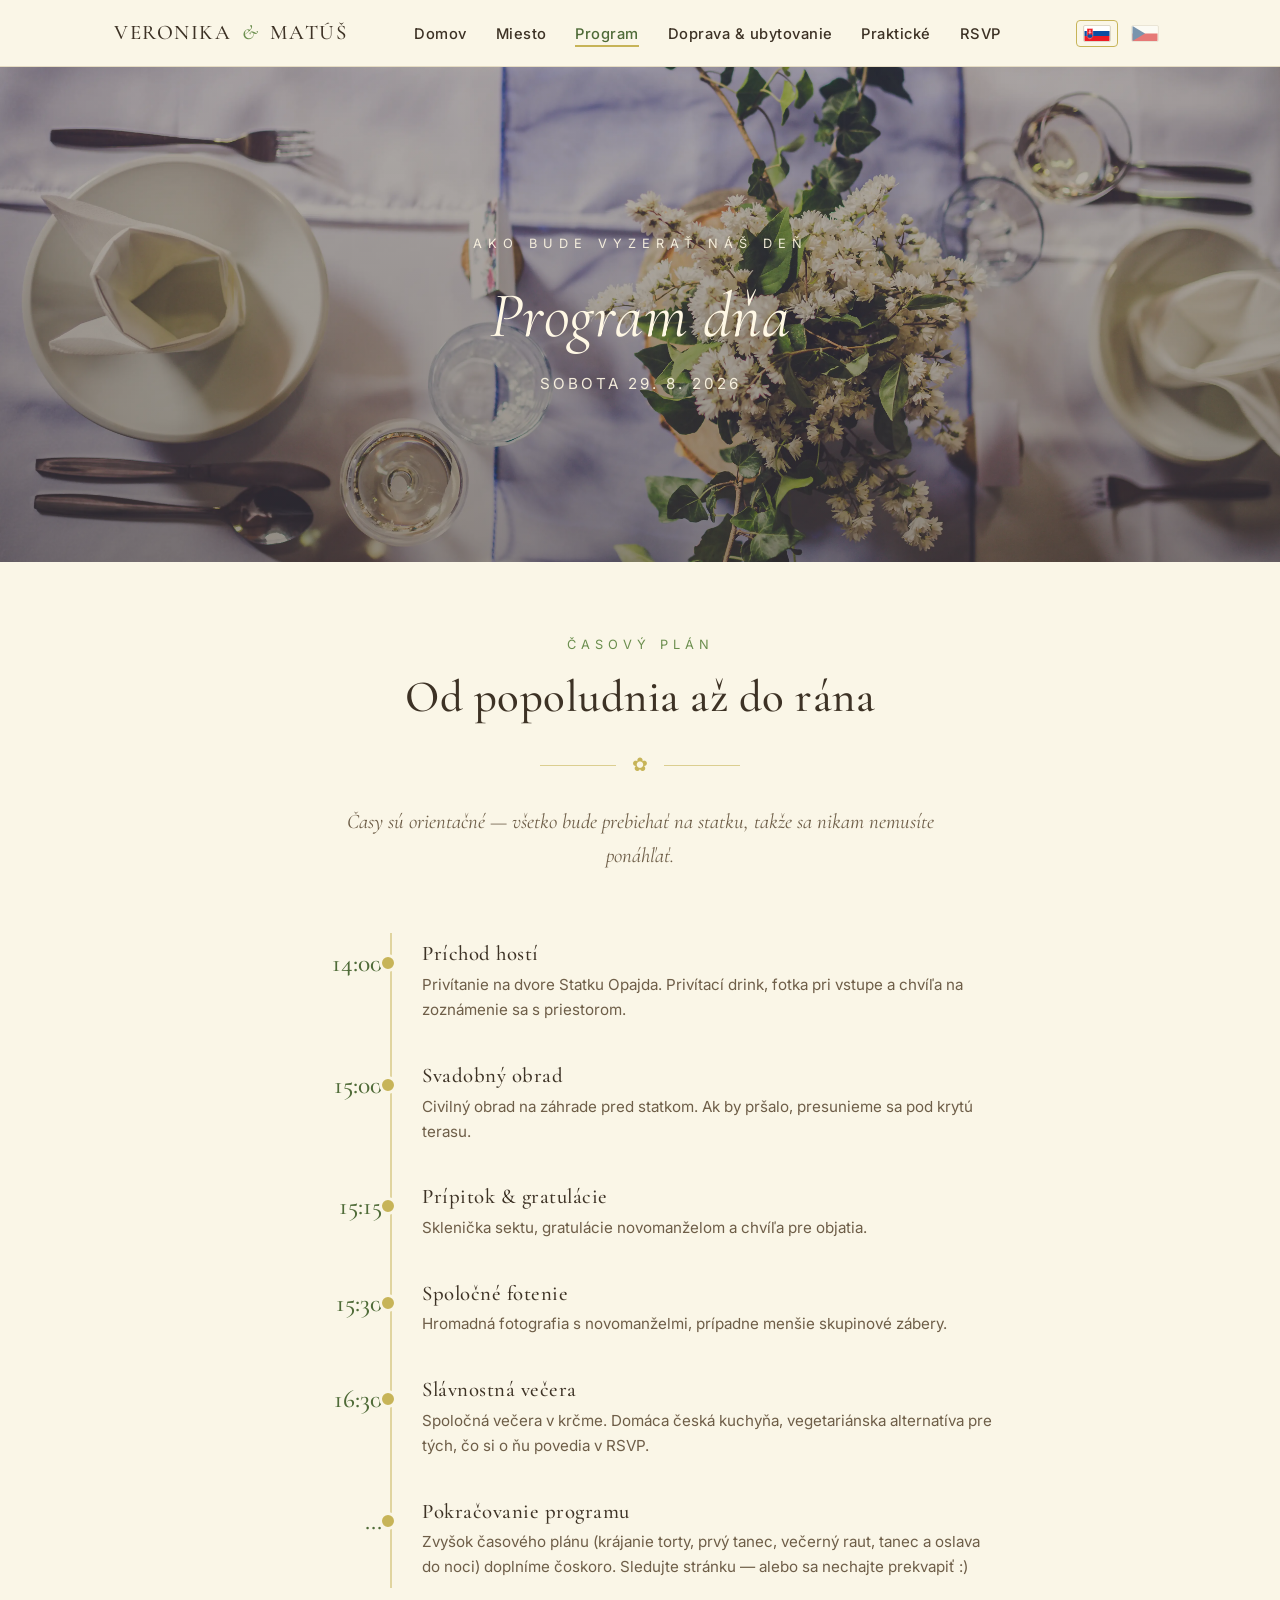
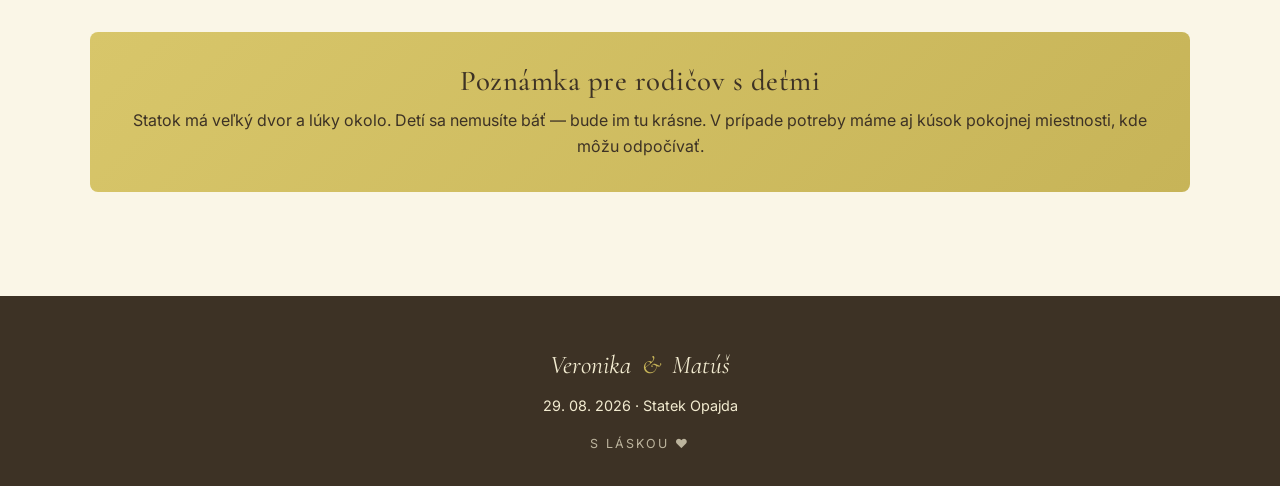
<file: program.html>
<!DOCTYPE html>
<html lang="sk">
<head>
<meta charset="UTF-8">
<meta name="viewport" content="width=device-width, initial-scale=1.0">
<link rel="icon" type="image/svg+xml" href="favicon.svg">
<title data-sk="Program — Veronika & Matúš · 29. 8. 2026"
       data-cs="Program — Veronika & Matúš · 29. 8. 2026">Program — Veronika & Matúš · 29. 8. 2026</title>
<link rel="preconnect" href="https://fonts.googleapis.com">
<link rel="preconnect" href="https://fonts.gstatic.com" crossorigin>
<link href="https://fonts.googleapis.com/css2?family=Cormorant+Garamond:ital,wght@0,400;0,500;0,600;1,400;1,500&family=Inter:wght@400;500;600&display=swap" rel="stylesheet">
<link rel="stylesheet" href="assets/style.css">
</head>
<body>

<nav class="nav">
  <div class="nav-inner">
    <a href="index.html" class="nav-logo">Veronika <span class="amp">&</span> Matúš</a>
    <button class="nav-toggle" aria-label="Menu"><span></span><span></span><span></span></button>
    <ul class="nav-links">
      <li><a href="index.html" data-sk="Domov" data-cs="Domů">Domov</a></li>
      <li><a href="miesto.html" data-sk="Miesto" data-cs="Místo">Miesto</a></li>
      <li><a href="program.html" class="active" data-sk="Program" data-cs="Program">Program</a></li>
      <li><a href="doprava.html" data-sk="Doprava & ubytovanie" data-cs="Doprava & ubytování">Doprava & ubytovanie</a></li>
      <li><a href="prakticke.html" data-sk="Praktické" data-cs="Praktické">Praktické</a></li>
      <li><a href="rsvp.html" data-sk="RSVP" data-cs="RSVP">RSVP</a></li>
    </ul>
    <div class="lang-switch">
      <button class="lang-btn" data-lang="sk" aria-label="Slovenčina" aria-pressed="true">
        <svg viewBox="0 0 30 18" width="28" height="17" aria-hidden="true">
          <rect width="30" height="6" y="0" fill="#fff"/>
          <rect width="30" height="6" y="6" fill="#0b4ea2"/>
          <rect width="30" height="6" y="12" fill="#ee1c25"/>
          <path d="M 3 3 L 10 3 L 10 11 C 10 13.5 8.2 14.8 6.5 15.5 C 4.8 14.8 3 13.5 3 11 Z" fill="#ee1c25" stroke="#fff" stroke-width="0.45"/>
          <path d="M 3.6 11 C 4.2 9.5 4.9 9.5 5.4 10.8 C 5.9 8.8 7.1 8.8 7.6 10.8 C 8.1 9.5 8.8 9.5 9.4 11 L 9.4 13.5 C 8 14.3 5 14.3 3.6 13.5 Z" fill="#0b4ea2"/>
          <g fill="#fff">
            <rect x="6.18" y="4.5" width="0.65" height="5.5"/>
            <rect x="5.2" y="5.7" width="2.6" height="0.6"/>
            <rect x="4.7" y="7.2" width="3.6" height="0.6"/>
          </g>
        </svg>
      </button>
      <button class="lang-btn" data-lang="cs" aria-label="Čeština" aria-pressed="false">
        <svg viewBox="0 0 30 18" width="28" height="17" aria-hidden="true">
          <rect width="30" height="9" y="0" fill="#fff"/>
          <rect width="30" height="9" y="9" fill="#d7141a"/>
          <polygon points="0,0 15,9 0,18" fill="#11457e"/>
        </svg>
      </button>
    </div>
  </div>
</nav>

<header class="hero inner">
  <div class="hero-bg" style="background-image: url('Opajda_files/svatby_files/150.webp');"></div>
  <div class="hero-content">
    <div class="eyebrow" data-sk="Ako bude vyzerať náš deň" data-cs="Jak bude vypadat náš den">Ako bude vyzerať náš deň</div>
    <h1 data-sk="Program dňa" data-cs="Program dne">Program dňa</h1>
    <div class="location-tag" data-sk="Sobota 29. 8. 2026" data-cs="Sobota 29. 8. 2026">Sobota 29. 8. 2026</div>
  </div>
</header>

<section>
  <div class="section-inner">
    <div class="section-head">
      <span class="eyebrow" data-sk="Časový plán" data-cs="Časový plán">Časový plán</span>
      <h2 data-sk="Od popoludnia až do rána" data-cs="Od odpoledne až do rána">Od popoludnia až do rána</h2>
      <div class="divider"><span>✿</span></div>
      <p class="lead"
         data-sk="Časy sú orientačné — všetko bude prebiehať na statku, takže sa nikam nemusíte ponáhľať."
         data-cs="Časy jsou orientační — vše bude probíhat na statku, takže nikam nemusíte spěchat.">
        Časy sú orientačné — všetko bude prebiehať na statku, takže sa nikam nemusíte ponáhľať.
      </p>
    </div>

    <div class="timeline">

      <div class="timeline-item">
        <div class="timeline-time">14:00</div>
        <div class="timeline-body">
          <h3 data-sk="Príchod hostí" data-cs="Příchod hostů">Príchod hostí</h3>
          <p data-sk="Privítanie na dvore Statku Opajda. Privítací drink, fotka pri vstupe a chvíľa na zoznámenie sa s priestorom."
             data-cs="Přivítání na dvoře Statku Opajda. Welcome drink, fotka u vstupu a chvíle na seznámení s prostorem.">Privítanie na dvore Statku Opajda. Privítací drink, fotka pri vstupe a chvíľa na zoznámenie sa s priestorom.</p>
        </div>
      </div>

      <div class="timeline-item">
        <div class="timeline-time">15:00</div>
        <div class="timeline-body">
          <h3 data-sk="Svadobný obrad" data-cs="Svatební obřad">Svadobný obrad</h3>
          <p data-sk="Civilný obrad na záhrade pred statkom. Ak by pršalo, presunieme sa pod krytú terasu."
             data-cs="Civilní obřad na zahradě před statkem. Kdyby pršelo, přesuneme se pod krytou terasu.">Civilný obrad na záhrade pred statkom. Ak by pršalo, presunieme sa pod krytú terasu.</p>
        </div>
      </div>

      <div class="timeline-item">
        <div class="timeline-time">15:15</div>
        <div class="timeline-body">
          <h3 data-sk="Prípitok & gratulácie" data-cs="Přípitek & gratulace">Prípitok & gratulácie</h3>
          <p data-sk="Sklenička sektu, gratulácie novomanželom a chvíľa pre objatia."
             data-cs="Sklenička sektu, gratulace novomanželům a chvíle na objetí.">Sklenička sektu, gratulácie novomanželom a chvíľa pre objatia.</p>
        </div>
      </div>

      <div class="timeline-item">
        <div class="timeline-time">15:30</div>
        <div class="timeline-body">
          <h3 data-sk="Spoločné fotenie" data-cs="Společné focení">Spoločné fotenie</h3>
          <p data-sk="Hromadná fotografia s novomanželmi, prípadne menšie skupinové zábery."
             data-cs="Hromadná fotografie s novomanželi, případně menší skupinové záběry.">Hromadná fotografia s novomanželmi, prípadne menšie skupinové zábery.</p>
        </div>
      </div>

      <div class="timeline-item">
        <div class="timeline-time">16:30</div>
        <div class="timeline-body">
          <h3 data-sk="Slávnostná večera" data-cs="Slavnostní večeře">Slávnostná večera</h3>
          <p data-sk="Spoločná večera v krčme. Domáca česká kuchyňa, vegetariánska alternatíva pre tých, čo si o ňu povedia v RSVP."
             data-cs="Společná večeře v krčmě. Domácí česká kuchyně, vegetariánská alternativa pro ty, kdo si o ni řeknou v RSVP.">Spoločná večera v krčme. Domáca česká kuchyňa, vegetariánska alternatíva pre tých, čo si o ňu povedia v RSVP.</p>
        </div>
      </div>

      <div class="timeline-item">
        <div class="timeline-time">…</div>
        <div class="timeline-body">
          <h3 data-sk="Pokračovanie programu" data-cs="Pokračování programu">Pokračovanie programu</h3>
          <p data-sk="Zvyšok časového plánu (krájanie torty, prvý tanec, večerný raut, tanec a oslava do noci) doplníme čoskoro. Sledujte stránku — alebo sa nechajte prekvapiť :)"
             data-cs="Zbytek časového plánu (krájení dortu, první tanec, večerní raut, tanec a oslava do noci) doplníme brzy. Sledujte stránku — nebo se nechte překvapit :)">Zvyšok časového plánu (krájanie torty, prvý tanec, večerný raut, tanec a oslava do noci) doplníme čoskoro. Sledujte stránku — alebo sa nechajte prekvapiť :)</p>
        </div>
      </div>

    </div>

    <div class="callout mt-3">
      <h3 data-sk="Poznámka pre rodičov s deťmi" data-cs="Poznámka pro rodiče s dětmi">Poznámka pre rodičov s deťmi</h3>
      <p data-sk="Statok má veľký dvor a lúky okolo. Detí sa nemusíte báť — bude im tu krásne. V prípade potreby máme aj kúsok pokojnej miestnosti, kde môžu odpočívať."
         data-cs="Statek má velký dvůr a louky okolo. O děti se nebojte — bude jim tu krásně. V případě potřeby máme i kousek klidné místnosti, kde si mohou odpočinout.">Statok má veľký dvor a lúky okolo. Detí sa nemusíte báť — bude im tu krásne. V prípade potreby máme aj kúsok pokojnej miestnosti, kde môžu odpočívať.</p>
    </div>
  </div>
</section>

<footer>
  <div class="names">Veronika <span class="amp">&</span> Matúš</div>
  <div data-sk="29. 08. 2026 · Statek Opajda" data-cs="29. 08. 2026 · Statek Opajda">29. 08. 2026 · Statek Opajda</div>
  <div class="small" data-sk="S láskou ♥" data-cs="S láskou ♥">S láskou ♥</div>
</footer>

<script src="assets/script.js"></script>
</body>
</html>
</file>
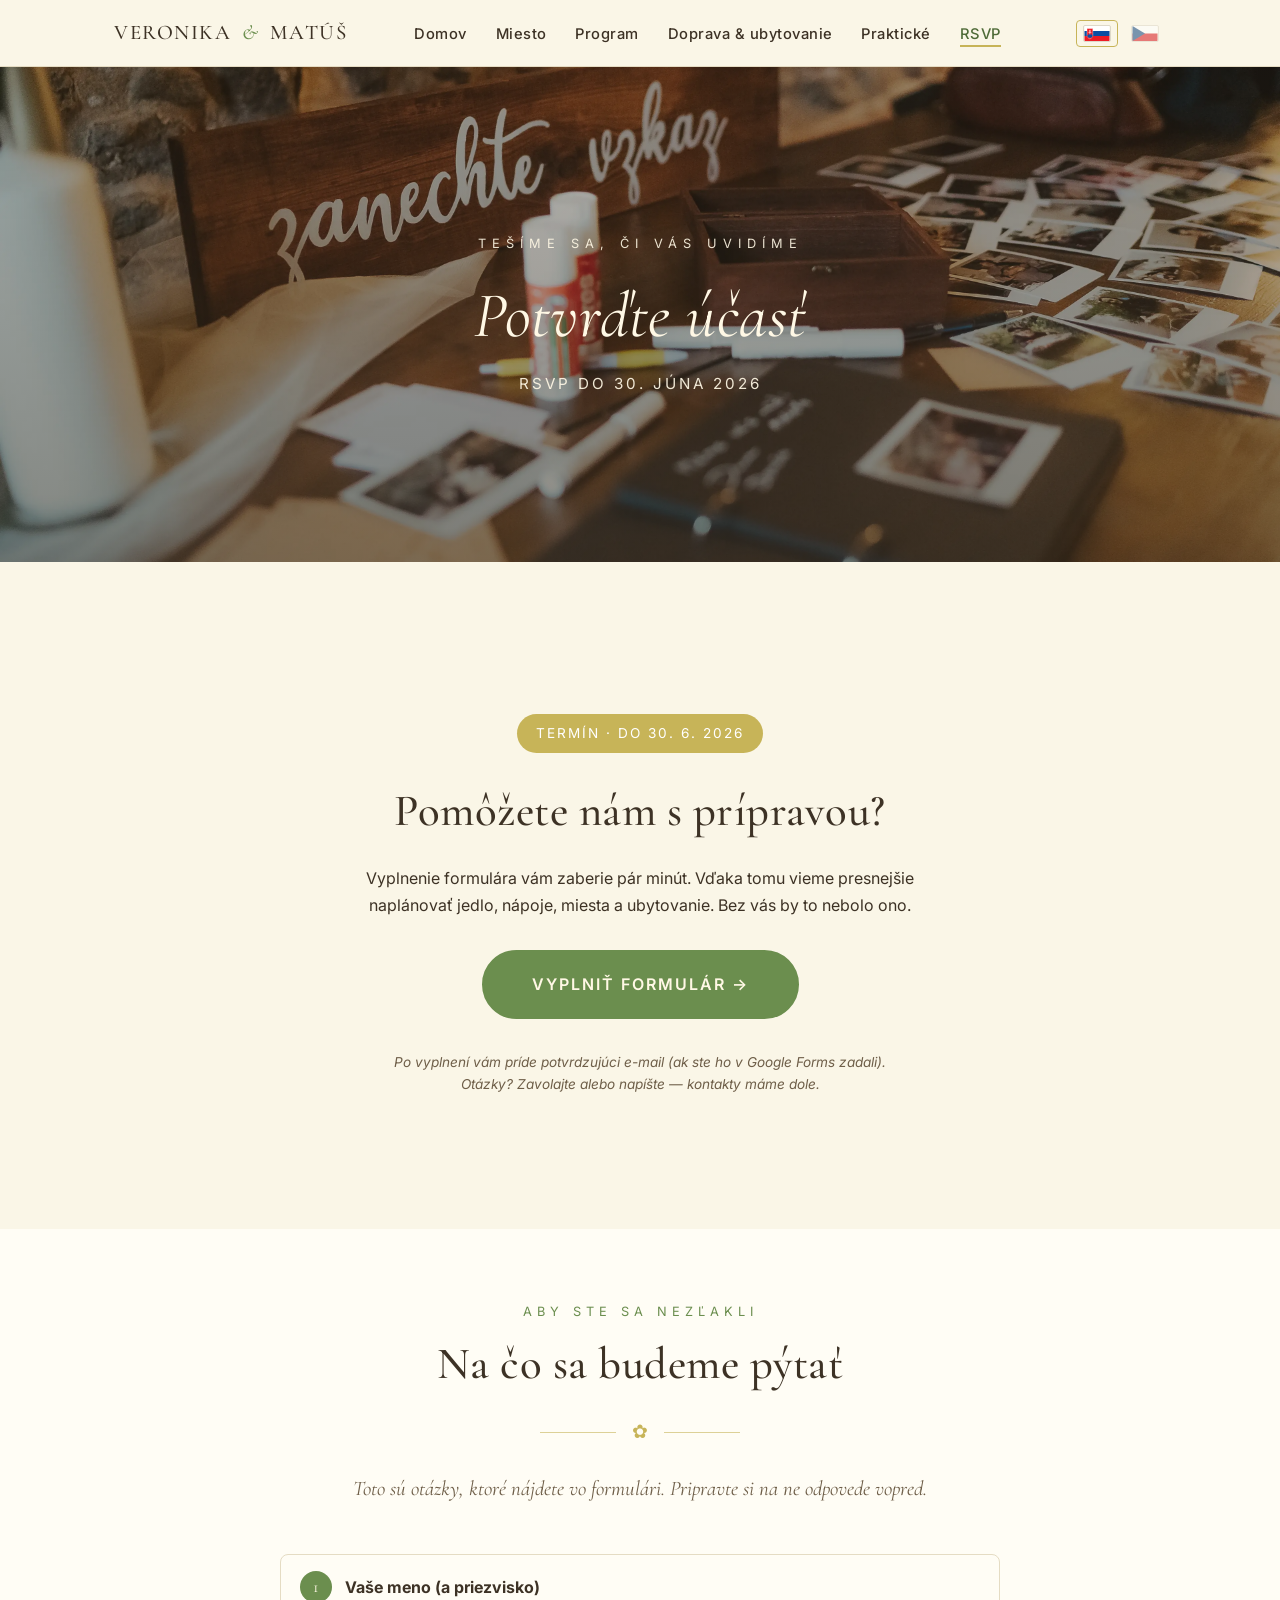
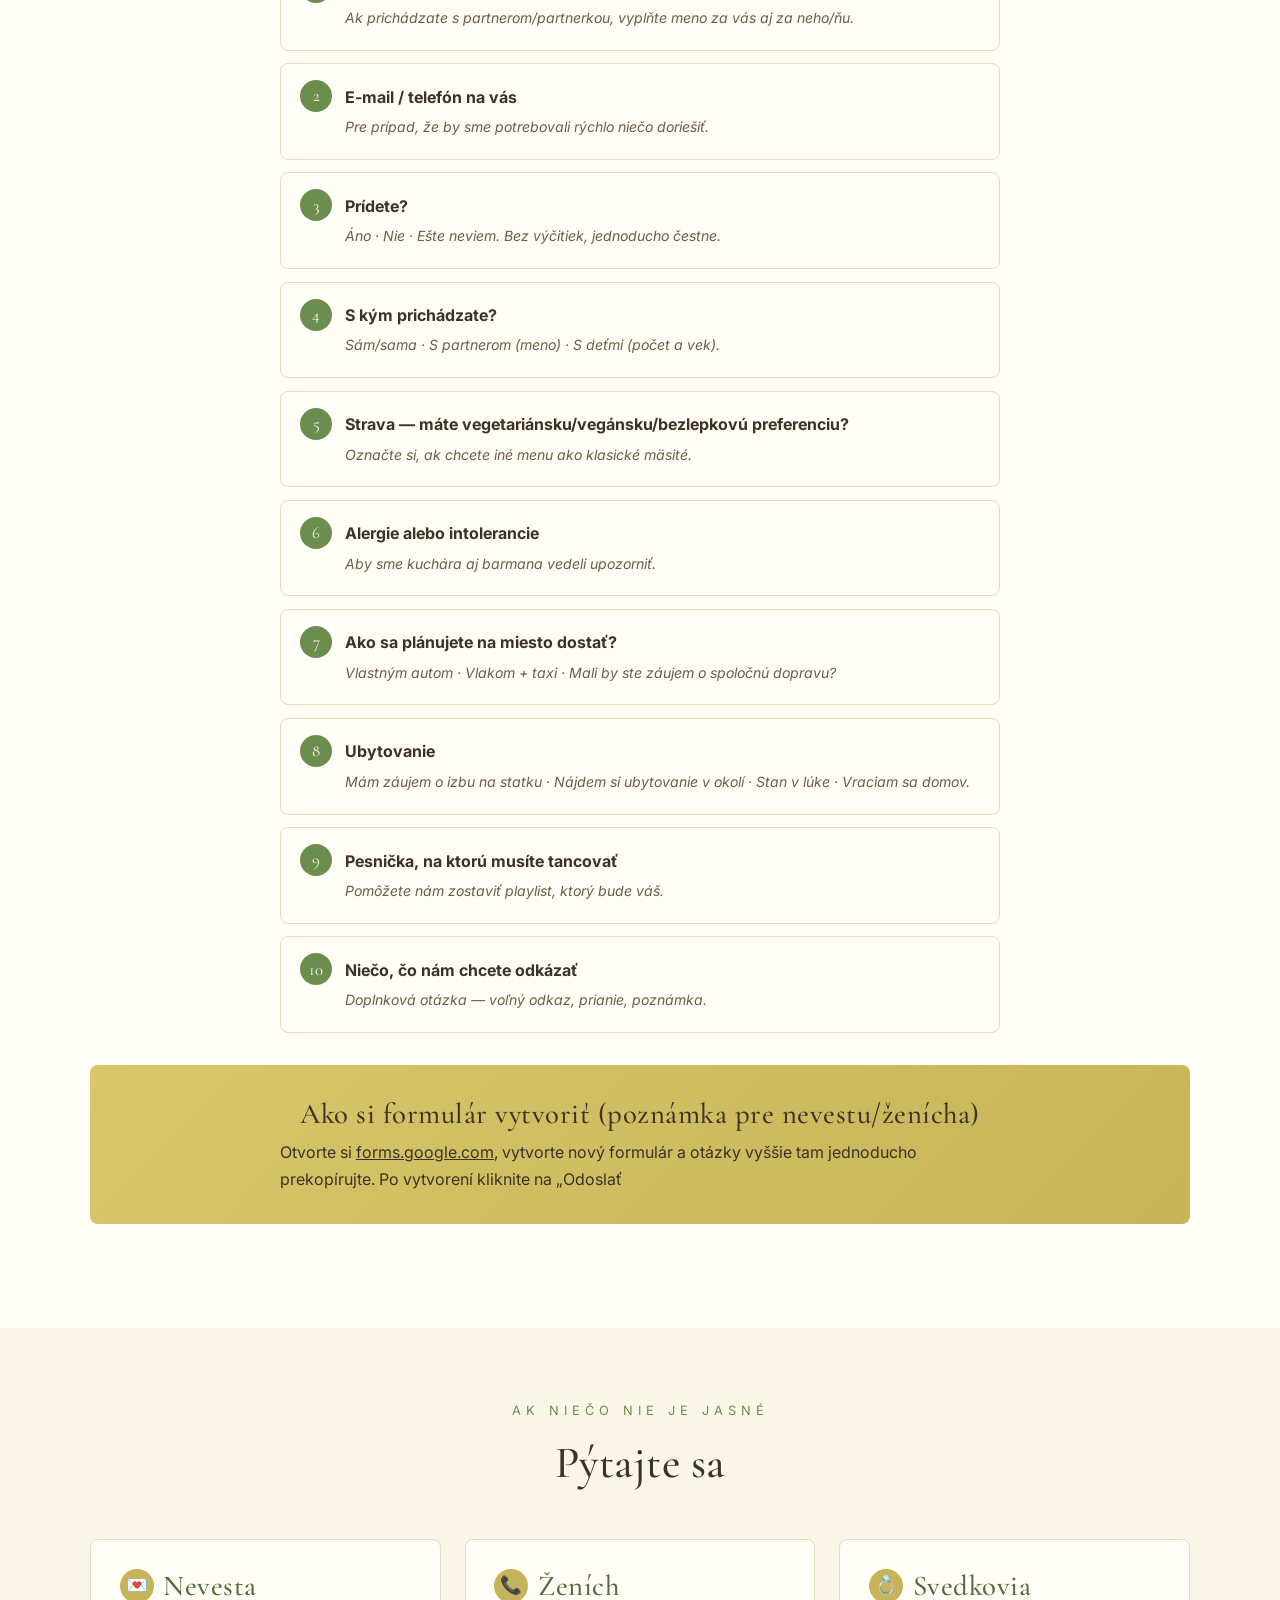
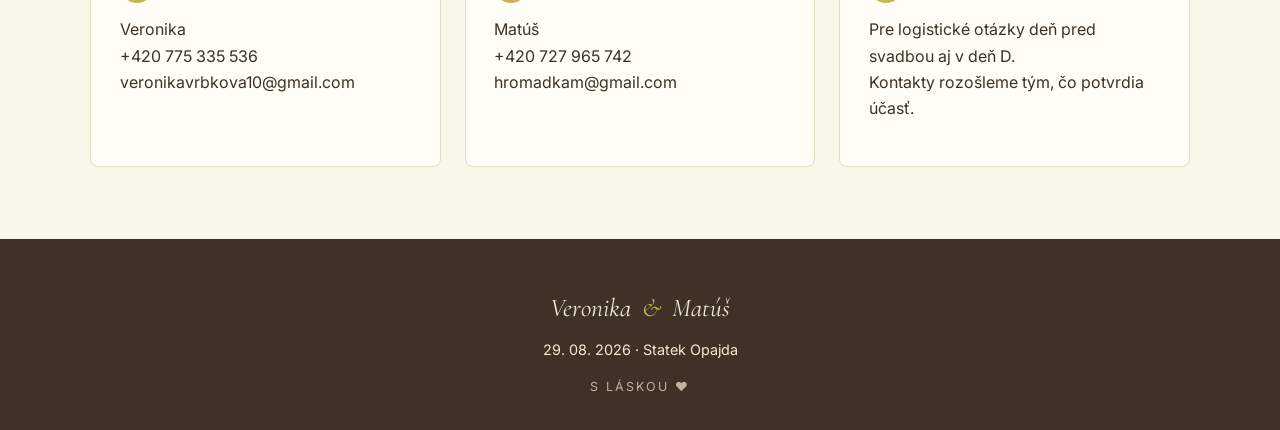
<file: rsvp.html>
<!DOCTYPE html>
<html lang="sk">
<head>
<meta charset="UTF-8">
<meta name="viewport" content="width=device-width, initial-scale=1.0">
<link rel="icon" type="image/svg+xml" href="favicon.svg">
<title data-sk="RSVP — Potvrďte účasť · Veronika & Matúš"
       data-cs="RSVP — Potvrďte účast · Veronika & Matúš">RSVP — Potvrďte účasť · Veronika & Matúš</title>
<link rel="preconnect" href="https://fonts.googleapis.com">
<link rel="preconnect" href="https://fonts.gstatic.com" crossorigin>
<link href="https://fonts.googleapis.com/css2?family=Cormorant+Garamond:ital,wght@0,400;0,500;0,600;1,400;1,500&family=Inter:wght@400;500;600&display=swap" rel="stylesheet">
<link rel="stylesheet" href="assets/style.css">
</head>
<body>

<nav class="nav">
  <div class="nav-inner">
    <a href="index.html" class="nav-logo">Veronika <span class="amp">&</span> Matúš</a>
    <button class="nav-toggle" aria-label="Menu"><span></span><span></span><span></span></button>
    <ul class="nav-links">
      <li><a href="index.html" data-sk="Domov" data-cs="Domů">Domov</a></li>
      <li><a href="miesto.html" data-sk="Miesto" data-cs="Místo">Miesto</a></li>
      <li><a href="program.html" data-sk="Program" data-cs="Program">Program</a></li>
      <li><a href="doprava.html" data-sk="Doprava & ubytovanie" data-cs="Doprava & ubytování">Doprava & ubytovanie</a></li>
      <li><a href="prakticke.html" data-sk="Praktické" data-cs="Praktické">Praktické</a></li>
      <li><a href="rsvp.html" class="active" data-sk="RSVP" data-cs="RSVP">RSVP</a></li>
    </ul>
    <div class="lang-switch">
      <button class="lang-btn" data-lang="sk" aria-label="Slovenčina" aria-pressed="true">
        <svg viewBox="0 0 30 18" width="28" height="17" aria-hidden="true">
          <rect width="30" height="6" y="0" fill="#fff"/>
          <rect width="30" height="6" y="6" fill="#0b4ea2"/>
          <rect width="30" height="6" y="12" fill="#ee1c25"/>
          <path d="M 3 3 L 10 3 L 10 11 C 10 13.5 8.2 14.8 6.5 15.5 C 4.8 14.8 3 13.5 3 11 Z" fill="#ee1c25" stroke="#fff" stroke-width="0.45"/>
          <path d="M 3.6 11 C 4.2 9.5 4.9 9.5 5.4 10.8 C 5.9 8.8 7.1 8.8 7.6 10.8 C 8.1 9.5 8.8 9.5 9.4 11 L 9.4 13.5 C 8 14.3 5 14.3 3.6 13.5 Z" fill="#0b4ea2"/>
          <g fill="#fff">
            <rect x="6.18" y="4.5" width="0.65" height="5.5"/>
            <rect x="5.2" y="5.7" width="2.6" height="0.6"/>
            <rect x="4.7" y="7.2" width="3.6" height="0.6"/>
          </g>
        </svg>
      </button>
      <button class="lang-btn" data-lang="cs" aria-label="Čeština" aria-pressed="false">
        <svg viewBox="0 0 30 18" width="28" height="17" aria-hidden="true">
          <rect width="30" height="9" y="0" fill="#fff"/>
          <rect width="30" height="9" y="9" fill="#d7141a"/>
          <polygon points="0,0 15,9 0,18" fill="#11457e"/>
        </svg>
      </button>
    </div>
  </div>
</nav>

<header class="hero inner">
  <div class="hero-bg" style="background-image: url('Opajda_files/svatby_files/120.webp');"></div>
  <div class="hero-content">
    <div class="eyebrow" data-sk="Tešíme sa, či vás uvidíme" data-cs="Těšíme se, jestli vás uvidíme">Tešíme sa, či vás uvidíme</div>
    <h1 data-sk="Potvrďte účasť" data-cs="Potvrďte účast">Potvrďte účasť</h1>
    <div class="location-tag" data-sk="RSVP do 30. júna 2026" data-cs="RSVP do 30. června 2026">RSVP do 30. júna 2026</div>
  </div>
</header>

<section>
  <div class="section-inner rsvp-hero">
    <span class="rsvp-deadline" data-sk="Termín · do 30. 6. 2026" data-cs="Termín · do 30. 6. 2026">Termín · do 30. 6. 2026</span>
    <h2 data-sk="Pomôžete nám s prípravou?" data-cs="Pomůžete nám s přípravou?">Pomôžete nám s prípravou?</h2>
    <p class="lead" style="margin: 1rem auto 2rem; max-width: 620px;"
       data-sk="Vyplnenie formulára vám zaberie pár minút. Vďaka tomu vieme presnejšie naplánovať jedlo, nápoje, miesta a ubytovanie. Bez vás by to nebolo ono."
       data-cs="Vyplnění formuláře vám zabere pár minut. Díky tomu můžeme přesněji naplánovat jídlo, nápoje, místa a ubytování. Bez vás by to nebylo ono.">
      Vyplnenie formulára vám zaberie pár minút. Vďaka tomu vieme presnejšie naplánovať
      jedlo, nápoje, miesta a ubytovanie. Bez vás by to nebolo ono.
    </p>

    <a href="https://forms.gle/VASE_URL_TU" target="_blank" rel="noopener" class="btn btn-big"
       data-sk="Vyplniť formulár →" data-cs="Vyplnit formulář →">
      Vyplniť formulár →
    </a>

    <p class="mt-2" style="font-size: 0.85rem; color: var(--text-soft); font-style: italic;"
       data-sk-html="Po vyplnení vám príde potvrdzujúci e-mail (ak ste ho v Google Forms zadali).<br>Otázky? Zavolajte alebo napíšte — kontakty máme dole."
       data-cs-html="Po vyplnění vám přijde potvrzující e-mail (pokud jste ho v Google Forms zadali).<br>Otázky? Zavolejte nebo napište — kontakty máme dole.">
      Po vyplnení vám príde potvrdzujúci e-mail (ak ste ho v Google Forms zadali).<br>
      Otázky? Zavolajte alebo napíšte — kontakty máme dole.
    </p>
  </div>
</section>

<section class="alt-bg">
  <div class="section-inner">
    <div class="section-head">
      <span class="eyebrow" data-sk="Aby ste sa nezľakli" data-cs="Abyste se nelekli">Aby ste sa nezľakli</span>
      <h2 data-sk="Na čo sa budeme pýtať" data-cs="Na co se budeme ptát">Na čo sa budeme pýtať</h2>
      <div class="divider"><span>✿</span></div>
      <p class="lead"
         data-sk="Toto sú otázky, ktoré nájdete vo formulári. Pripravte si na ne odpovede vopred."
         data-cs="Toto jsou otázky, které najdete ve formuláři. Připravte si na ně odpovědi předem.">Toto sú otázky, ktoré nájdete vo formulári. Pripravte si na ne odpovede vopred.</p>
    </div>

    <ol class="questions-list">
      <li>
        <strong data-sk="Vaše meno (a priezvisko)" data-cs="Vaše jméno (a příjmení)">Vaše meno (a priezvisko)</strong>
        <span class="hint" data-sk="Ak prichádzate s partnerom/partnerkou, vyplňte meno za vás aj za neho/ňu." data-cs="Pokud přicházíte s partnerem/partnerkou, vyplňte jméno za vás i za něj/ni.">Ak prichádzate s partnerom/partnerkou, vyplňte meno za vás aj za neho/ňu.</span>
      </li>
      <li>
        <strong data-sk="E-mail / telefón na vás" data-cs="E-mail / telefon na vás">E-mail / telefón na vás</strong>
        <span class="hint" data-sk="Pre prípad, že by sme potrebovali rýchlo niečo doriešiť." data-cs="Pro případ, že bychom potřebovali rychle něco dořešit.">Pre prípad, že by sme potrebovali rýchlo niečo doriešiť.</span>
      </li>
      <li>
        <strong data-sk="Prídete?" data-cs="Přijdete?">Prídete?</strong>
        <span class="hint" data-sk="Áno · Nie · Ešte neviem. Bez výčitiek, jednoducho čestne." data-cs="Ano · Ne · Ještě nevím. Bez výčitek, prostě upřímně.">Áno · Nie · Ešte neviem. Bez výčitiek, jednoducho čestne.</span>
      </li>
      <li>
        <strong data-sk="S kým prichádzate?" data-cs="S kým přicházíte?">S kým prichádzate?</strong>
        <span class="hint" data-sk="Sám/sama · S partnerom (meno) · S deťmi (počet a vek)." data-cs="Sám/sama · S partnerem (jméno) · S dětmi (počet a věk).">Sám/sama · S partnerom (meno) · S deťmi (počet a vek).</span>
      </li>
      <li>
        <strong data-sk="Strava — máte vegetariánsku/vegánsku/bezlepkovú preferenciu?" data-cs="Strava — máte vegetariánskou/veganskou/bezlepkovou preferenci?">Strava — máte vegetariánsku/vegánsku/bezlepkovú preferenciu?</strong>
        <span class="hint" data-sk="Označte si, ak chcete iné menu ako klasické mäsité." data-cs="Označte si, pokud chcete jiné menu než klasické masité.">Označte si, ak chcete iné menu ako klasické mäsité.</span>
      </li>
      <li>
        <strong data-sk="Alergie alebo intolerancie" data-cs="Alergie nebo intolerance">Alergie alebo intolerancie</strong>
        <span class="hint" data-sk="Aby sme kuchára aj barmana vedeli upozorniť." data-cs="Abychom kuchaře i barmana mohli upozornit.">Aby sme kuchára aj barmana vedeli upozorniť.</span>
      </li>
      <li>
        <strong data-sk="Ako sa plánujete na miesto dostať?" data-cs="Jak se plánujete na místo dostat?">Ako sa plánujete na miesto dostať?</strong>
        <span class="hint" data-sk="Vlastným autom · Vlakom + taxi · Mali by ste záujem o spoločnú dopravu?" data-cs="Vlastním autem · Vlakem + taxi · Měli byste zájem o společnou dopravu?">Vlastným autom · Vlakom + taxi · Mali by ste záujem o spoločnú dopravu?</span>
      </li>
      <li>
        <strong data-sk="Ubytovanie" data-cs="Ubytování">Ubytovanie</strong>
        <span class="hint" data-sk="Mám záujem o izbu na statku · Nájdem si ubytovanie v okolí · Stan v lúke · Vraciam sa domov." data-cs="Mám zájem o pokoj na statku · Najdu si ubytování v okolí · Stan na louce · Vracím se domů.">Mám záujem o izbu na statku · Nájdem si ubytovanie v okolí · Stan v lúke · Vraciam sa domov.</span>
      </li>
      <li>
        <strong data-sk="Pesnička, na ktorú musíte tancovať" data-cs="Písnička, na kterou musíte tancovat">Pesnička, na ktorú musíte tancovať</strong>
        <span class="hint" data-sk="Pomôžete nám zostaviť playlist, ktorý bude váš." data-cs="Pomůžete nám sestavit playlist, který bude váš.">Pomôžete nám zostaviť playlist, ktorý bude váš.</span>
      </li>
      <li>
        <strong data-sk="Niečo, čo nám chcete odkázať" data-cs="Něco, co nám chcete vzkázat">Niečo, čo nám chcete odkázať</strong>
        <span class="hint" data-sk="Doplnková otázka — voľný odkaz, prianie, poznámka." data-cs="Doplňková otázka — volný vzkaz, přání, poznámka.">Doplnková otázka — voľný odkaz, prianie, poznámka.</span>
      </li>
    </ol>

    <div class="callout mt-3">
      <h3 data-sk="Ako si formulár vytvoriť (poznámka pre nevestu/ženícha)" data-cs="Jak si formulář vytvořit (poznámka pro nevěstu/ženicha)">Ako si formulár vytvoriť (poznámka pre nevestu/ženícha)</h3>
      <p style="text-align: left; max-width: 720px; margin: 0 auto;"
         data-sk-html="Otvorte si <a href=&quot;https://forms.google.com&quot; target=&quot;_blank&quot; rel=&quot;noopener&quot; style=&quot;color: var(--text); text-decoration: underline;&quot;>forms.google.com</a>, vytvorte nový formulár a otázky vyššie tam jednoducho prekopírujte. Po vytvorení kliknite na „Odoslať", vyberte odkaz, skopírujte ho a v <code>rsvp.html</code> nahraďte <code>https://forms.gle/VASE_URL_TU</code> svojim odkazom."
         data-cs-html="Otevřete si <a href=&quot;https://forms.google.com&quot; target=&quot;_blank&quot; rel=&quot;noopener&quot; style=&quot;color: var(--text); text-decoration: underline;&quot;>forms.google.com</a>, vytvořte nový formulář a otázky výše tam jednoduše překopírujte. Po vytvoření klikněte na „Odeslat", vyberte odkaz, zkopírujte ho a v <code>rsvp.html</code> nahraďte <code>https://forms.gle/VASE_URL_TU</code> svým odkazem.">
        Otvorte si <a href="https://forms.google.com" target="_blank" rel="noopener" style="color: var(--text); text-decoration: underline;">forms.google.com</a>,
        vytvorte nový formulár a otázky vyššie tam jednoducho prekopírujte. Po vytvorení
        kliknite na „Odoslať", vyberte odkaz, skopírujte ho a v <code>rsvp.html</code>
        nahraďte <code>https://forms.gle/VASE_URL_TU</code> svojim odkazom.
      </p>
    </div>

  </div>
</section>

<section>
  <div class="section-inner">
    <div class="section-head">
      <span class="eyebrow" data-sk="Ak niečo nie je jasné" data-cs="Pokud něco není jasné">Ak niečo nie je jasné</span>
      <h2 data-sk="Pýtajte sa" data-cs="Ptejte se">Pýtajte sa</h2>
    </div>

    <div class="info-grid">
      <div class="info-block">
        <h3 data-sk-html="<span class=&quot;icon&quot;>💌</span> Nevesta"
            data-cs-html="<span class=&quot;icon&quot;>💌</span> Nevěsta"><span class="icon">💌</span> Nevesta</h3>
        <p data-sk-html="Veronika<br>+420 775 335 536<br>veronikavrbkova10@gmail.com"
           data-cs-html="Veronika<br>+420 775 335 536<br>veronikavrbkova10@gmail.com">Veronika<br>+420 775 335 536<br>veronikavrbkova10@gmail.com</p>
      </div>
      <div class="info-block">
        <h3 data-sk-html="<span class=&quot;icon&quot;>📞</span> Ženích"
            data-cs-html="<span class=&quot;icon&quot;>📞</span> Ženich"><span class="icon">📞</span> Ženích</h3>
        <p data-sk-html="Matúš<br>+420 727 965 742<br>hromadkam@gmail.com"
           data-cs-html="Matúš<br>+420 727 965 742<br>hromadkam@gmail.com">Matúš<br>+420 727 965 742<br>hromadkam@gmail.com</p>
      </div>
      <div class="info-block">
        <h3 data-sk-html="<span class=&quot;icon&quot;>💍</span> Svedkovia"
            data-cs-html="<span class=&quot;icon&quot;>💍</span> Svědci"><span class="icon">💍</span> Svedkovia</h3>
        <p data-sk-html="Pre logistické otázky deň pred svadbou aj v deň D.<br>Kontakty rozošleme tým, čo potvrdia účasť."
           data-cs-html="Pro logistické otázky den před svatbou i v den D.<br>Kontakty rozešleme těm, kdo potvrdí účast.">Pre logistické otázky deň pred svadbou aj v deň D.<br>Kontakty rozošleme tým, čo potvrdia účasť.</p>
      </div>
    </div>
  </div>
</section>

<footer>
  <div class="names">Veronika <span class="amp">&</span> Matúš</div>
  <div data-sk="29. 08. 2026 · Statek Opajda" data-cs="29. 08. 2026 · Statek Opajda">29. 08. 2026 · Statek Opajda</div>
  <div class="small" data-sk="S láskou ♥" data-cs="S láskou ♥">S láskou ♥</div>
</footer>

<script src="assets/script.js"></script>
</body>
</html>
</file>
<file: assets/style.css>
/* ============================================
   SVADBA VERONIKA & MATÚŠ — 29.8.2026 — STATEK OPAJDA
   Paleta: lúka + slnko (krémová / žltá / zelená)
   ============================================ */

:root {
  --bg:        #FAF6E7;
  --surface:   #FFFDF5;
  --accent-1:  #C7B458;   /* slnečná žltá */
  --accent-1-dark: #A8953F;
  --accent-2:  #6B8E4E;   /* lúčna zeleň */
  --accent-2-dark: #4F6B38;
  --text:      #3D3225;
  --text-soft: #6E5E48;
  --border:    #E5DCC3;
  --shadow:    0 6px 24px rgba(61, 50, 37, 0.08);
  --radius:    8px;
  --maxw:      1100px;

  --font-head: 'Cormorant Garamond', 'Georgia', serif;
  --font-body: 'Inter', -apple-system, BlinkMacSystemFont, 'Segoe UI', sans-serif;
}

* { box-sizing: border-box; }

html { scroll-behavior: smooth; }

body {
  margin: 0;
  font-family: var(--font-body);
  color: var(--text);
  background: var(--bg);
  line-height: 1.65;
  font-size: 16px;
  -webkit-font-smoothing: antialiased;
}

h1, h2, h3, h4 {
  font-family: var(--font-head);
  font-weight: 500;
  color: var(--text);
  letter-spacing: 0.5px;
  margin: 0 0 0.6em 0;
  line-height: 1.2;
}

h1 { font-size: clamp(2.2rem, 5vw, 4rem); }
h2 { font-size: clamp(1.8rem, 3.5vw, 2.8rem); }
h3 { font-size: clamp(1.3rem, 2.5vw, 1.8rem); }

p { margin: 0 0 1em 0; }

a { color: var(--accent-2-dark); text-decoration: none; transition: color .2s; }
a:hover { color: var(--accent-1-dark); }

img { max-width: 100%; display: block; }

/* ============ NAVBAR ============ */
.nav {
  position: sticky;
  top: 0;
  z-index: 100;
  background: rgba(250, 246, 231, 0.95);
  backdrop-filter: blur(10px);
  border-bottom: 1px solid var(--border);
}
.nav-inner {
  max-width: var(--maxw);
  margin: 0 auto;
  padding: 1rem 1.5rem;
  display: flex;
  justify-content: space-between;
  align-items: center;
  gap: 2rem;
}
.nav-logo {
  font-family: var(--font-head);
  font-size: 1.3rem;
  font-weight: 500;
  color: var(--text);
  letter-spacing: 1.5px;
  text-transform: uppercase;
}
.nav-logo .amp { color: var(--accent-2); font-style: italic; padding: 0 .2em; }
.nav-links {
  display: flex;
  list-style: none;
  margin: 0;
  padding: 0;
  gap: 1.8rem;
}
.nav-links a {
  color: var(--text);
  font-size: 0.92rem;
  font-weight: 500;
  letter-spacing: 0.5px;
  position: relative;
  padding-bottom: 4px;
}
.nav-links a.active,
.nav-links a:hover {
  color: var(--accent-2-dark);
}
.nav-links a.active::after {
  content: '';
  position: absolute;
  left: 0; right: 0; bottom: 0;
  height: 2px;
  background: var(--accent-1);
}
.nav-toggle {
  display: none;
  background: none;
  border: none;
  cursor: pointer;
  padding: 8px;
  color: var(--text);
}
.nav-toggle span {
  display: block;
  width: 24px;
  height: 2px;
  background: var(--text);
  margin: 5px 0;
  transition: 0.3s;
}

/* ============ LANGUAGE SWITCHER ============ */
.lang-switch {
  display: flex;
  align-items: center;
  gap: 0.4rem;
  margin-left: 0.5rem;
}
.lang-btn {
  background: none;
  border: 1px solid transparent;
  border-radius: 4px;
  padding: 4px 6px;
  cursor: pointer;
  display: flex;
  align-items: center;
  line-height: 0;
  opacity: 0.55;
  transition: opacity .2s, border-color .2s, transform .2s;
}
.lang-btn:hover {
  opacity: 1;
  transform: translateY(-1px);
}
.lang-btn.active {
  opacity: 1;
  border-color: var(--accent-1);
}
.lang-btn svg {
  display: block;
  border: 1px solid rgba(61, 50, 37, 0.15);
  border-radius: 2px;
}

@media (max-width: 820px) {
  .nav-links {
    position: fixed;
    top: 64px;
    left: 0; right: 0;
    flex-direction: column;
    background: var(--surface);
    padding: 1.5rem;
    gap: 1.2rem;
    border-bottom: 1px solid var(--border);
    transform: translateY(-150%);
    transition: transform .3s ease;
  }
  .nav-links.open { transform: translateY(0); }
  .nav-toggle { display: block; }
  .lang-switch { margin-left: auto; margin-right: 0.5rem; }
}

/* ============ HERO ============ */
.hero {
  position: relative;
  min-height: 92vh;
  display: flex;
  align-items: center;
  justify-content: center;
  text-align: center;
  color: #FFF8E5;
  overflow: hidden;
}
.hero-bg {
  position: absolute;
  inset: 0;
  background-size: cover;
  background-position: center;
  z-index: -2;
}
.hero::before {
  content: '';
  position: absolute;
  inset: 0;
  background: linear-gradient(180deg,
    rgba(61, 50, 37, 0.35) 0%,
    rgba(61, 50, 37, 0.55) 100%);
  z-index: -1;
}
.hero-content {
  padding: 2rem 1.5rem;
  max-width: 800px;
}
.hero .eyebrow {
  font-family: var(--font-body);
  text-transform: uppercase;
  letter-spacing: 6px;
  font-size: 0.8rem;
  margin-bottom: 1.5rem;
  opacity: 0.9;
}
.hero h1 {
  color: #FFF8E5;
  font-style: italic;
  font-weight: 400;
  margin-bottom: 1rem;
}
.hero h1 .amp {
  color: var(--accent-1);
  font-size: 1.2em;
  padding: 0 0.15em;
}
.hero .date {
  font-family: var(--font-head);
  font-size: clamp(1.5rem, 3vw, 2.2rem);
  letter-spacing: 8px;
  margin: 1.5rem 0;
  padding: 0.6rem 0;
  border-top: 1px solid rgba(255, 248, 229, 0.5);
  border-bottom: 1px solid rgba(255, 248, 229, 0.5);
  display: inline-block;
  padding-left: 1.5rem;
  padding-right: 1.5rem;
}
.hero .location-tag {
  font-size: 0.95rem;
  letter-spacing: 3px;
  text-transform: uppercase;
  opacity: 0.92;
}
.scroll-cue {
  position: absolute;
  bottom: 24px;
  left: 50%;
  transform: translateX(-50%);
  color: #FFF8E5;
  font-size: 0.75rem;
  letter-spacing: 3px;
  text-transform: uppercase;
  opacity: 0.7;
  animation: bounce 2s infinite;
}
@keyframes bounce {
  0%, 100% { transform: translateX(-50%) translateY(0); }
  50% { transform: translateX(-50%) translateY(8px); }
}

/* Hero variant for inner pages (shorter) */
.hero.inner {
  min-height: 55vh;
}

/* ============ COUNTDOWN ============ */
.countdown-wrap {
  background: var(--surface);
  padding: 4rem 1.5rem;
  text-align: center;
  border-bottom: 1px solid var(--border);
}
.countdown-wrap .label {
  font-family: var(--font-head);
  font-style: italic;
  font-size: 1.4rem;
  color: var(--text-soft);
  margin-bottom: 2rem;
}
.countdown {
  display: flex;
  justify-content: center;
  gap: 1.5rem;
  flex-wrap: wrap;
}
.countdown-unit {
  min-width: 100px;
  padding: 1.2rem 0.5rem;
  background: var(--bg);
  border: 1px solid var(--border);
  border-radius: var(--radius);
}
.countdown-unit .num {
  font-family: var(--font-head);
  font-size: clamp(2rem, 5vw, 3rem);
  font-weight: 500;
  color: var(--accent-2-dark);
  line-height: 1;
  display: block;
}
.countdown-unit .lbl {
  font-size: 0.78rem;
  letter-spacing: 2px;
  text-transform: uppercase;
  color: var(--text-soft);
  margin-top: 0.6rem;
  display: block;
}

/* ============ SECTIONS ============ */
section {
  padding: 4.5rem 1.5rem;
}
.section-inner {
  max-width: var(--maxw);
  margin: 0 auto;
}
.section-head {
  text-align: center;
  margin-bottom: 3rem;
}
.section-head .eyebrow {
  display: block;
  text-transform: uppercase;
  letter-spacing: 5px;
  font-size: 0.8rem;
  color: var(--accent-2);
  margin-bottom: 1rem;
}
.section-head h2 {
  margin-bottom: 0.5rem;
}
.section-head .lead {
  color: var(--text-soft);
  font-style: italic;
  font-family: var(--font-head);
  font-size: 1.3rem;
  max-width: 600px;
  margin: 0 auto;
}

/* Decorative divider */
.divider {
  display: flex;
  align-items: center;
  justify-content: center;
  margin: 1.5rem auto;
  max-width: 200px;
  color: var(--accent-1);
}
.divider::before, .divider::after {
  content: '';
  flex: 1;
  height: 1px;
  background: var(--accent-1);
  opacity: 0.6;
}
.divider span { padding: 0 1rem; font-size: 1.2rem; }

/* ============ CARDS (preview on home) ============ */
.cards {
  display: grid;
  grid-template-columns: repeat(auto-fit, minmax(260px, 1fr));
  gap: 1.5rem;
}
.card {
  background: var(--surface);
  border: 1px solid var(--border);
  border-radius: var(--radius);
  overflow: hidden;
  transition: transform .25s, box-shadow .25s;
  display: flex;
  flex-direction: column;
}
.card:hover {
  transform: translateY(-4px);
  box-shadow: var(--shadow);
}
.card-img {
  aspect-ratio: 4 / 3;
  background-size: cover;
  background-position: center;
}
.card-body {
  padding: 1.5rem;
}
.card h3 {
  margin-bottom: 0.4rem;
  color: var(--accent-2-dark);
}
.card p {
  color: var(--text-soft);
  font-size: 0.95rem;
}
.card-link {
  display: inline-block;
  margin-top: 0.8rem;
  font-size: 0.85rem;
  letter-spacing: 2px;
  text-transform: uppercase;
  color: var(--accent-2-dark);
  font-weight: 600;
}
.card-link::after {
  content: ' →';
  transition: padding .2s;
}
.card-link:hover::after { padding-left: 4px; }

/* ============ MIESTO – two-column layout ============ */
.two-col {
  display: grid;
  grid-template-columns: 1fr 1fr;
  gap: 3rem;
  align-items: center;
}
.two-col.reverse > :first-child { order: 2; }
.two-col img,
.two-col .img-block {
  width: 100%;
  border-radius: var(--radius);
  box-shadow: var(--shadow);
  aspect-ratio: 4 / 3;
  object-fit: cover;
  background-size: cover;
  background-position: center;
}
@media (max-width: 760px) {
  .two-col { grid-template-columns: 1fr; gap: 2rem; }
  .two-col.reverse > :first-child { order: 0; }
}

.fact-list {
  list-style: none;
  padding: 0;
  margin: 1.5rem 0 0 0;
}
.fact-list li {
  padding: 0.7rem 0;
  border-bottom: 1px dashed var(--border);
  display: flex;
  gap: 1rem;
}
.fact-list li:last-child { border-bottom: 0; }
.fact-list .key {
  flex: 0 0 130px;
  font-size: 0.78rem;
  letter-spacing: 2px;
  text-transform: uppercase;
  color: var(--accent-2);
  font-weight: 600;
  padding-top: 2px;
}
.fact-list .val { color: var(--text); }

/* ============ TIMELINE (program) ============ */
.timeline {
  position: relative;
  max-width: 720px;
  margin: 0 auto;
  padding-left: 0;
}
.timeline::before {
  content: '';
  position: absolute;
  left: 110px;
  top: 12px;
  bottom: 12px;
  width: 2px;
  background: var(--accent-1);
  opacity: 0.5;
}
.timeline-item {
  position: relative;
  display: grid;
  grid-template-columns: 110px 1fr;
  gap: 2rem;
  padding: 1.3rem 0;
}
.timeline-time {
  font-family: var(--font-head);
  font-size: 1.6rem;
  color: var(--accent-2-dark);
  font-weight: 500;
  text-align: right;
  padding-right: 0.5rem;
  position: relative;
}
.timeline-time::after {
  content: '';
  position: absolute;
  right: -7px;
  top: 12px;
  width: 12px;
  height: 12px;
  border-radius: 50%;
  background: var(--accent-1);
  border: 3px solid var(--bg);
  z-index: 1;
}
.timeline-body h3 {
  margin: 0 0 0.3rem 0;
  font-size: 1.3rem;
  color: var(--text);
}
.timeline-body p {
  color: var(--text-soft);
  font-size: 0.95rem;
  margin: 0;
}

@media (max-width: 560px) {
  .timeline::before { left: 70px; }
  .timeline-item { grid-template-columns: 70px 1fr; gap: 1.2rem; }
  .timeline-time { font-size: 1.2rem; }
}

/* ============ MAP ============ */
.map-frame {
  width: 100%;
  height: 460px;
  border: 1px solid var(--border);
  border-radius: var(--radius);
  box-shadow: var(--shadow);
  margin: 2rem 0;
}

/* ============ TRANSPORT / ACCOMMODATION ============ */
.info-grid {
  display: grid;
  grid-template-columns: repeat(auto-fit, minmax(280px, 1fr));
  gap: 1.5rem;
  margin-top: 2rem;
}
.info-block {
  background: var(--surface);
  border: 1px solid var(--border);
  border-radius: var(--radius);
  padding: 1.8rem;
}
.info-block h3 {
  color: var(--accent-2-dark);
  margin-bottom: 0.8rem;
  display: flex;
  align-items: center;
  gap: 0.6rem;
}
.info-block .icon {
  display: inline-flex;
  align-items: center;
  justify-content: center;
  width: 34px;
  height: 34px;
  border-radius: 50%;
  background: var(--accent-1);
  color: #fff;
  font-size: 1.1rem;
}

/* ============ GALLERY ============ */
.gallery {
  display: grid;
  grid-template-columns: repeat(auto-fill, minmax(220px, 1fr));
  gap: 1rem;
  grid-auto-rows: 220px;
}
.gallery-item {
  background-size: cover;
  background-position: center;
  border-radius: var(--radius);
  transition: transform .3s;
  cursor: zoom-in;
}
.gallery-item:hover {
  transform: scale(1.02);
}
.gallery-item.tall { grid-row: span 2; }
.gallery-item.wide { grid-column: span 2; }
@media (max-width: 600px) {
  .gallery-item.wide { grid-column: span 1; }
  .gallery { grid-auto-rows: 180px; }
}

/* ============ LIGHTBOX ============ */
.lightbox {
  position: fixed;
  inset: 0;
  background: rgba(15, 12, 8, 0.94);
  z-index: 1000;
  display: none;
  align-items: center;
  justify-content: center;
  padding: 2rem;
  opacity: 0;
  transition: opacity .25s ease;
}
.lightbox.open {
  display: flex;
  opacity: 1;
}
.lightbox-img {
  max-width: 92vw;
  max-height: 88vh;
  width: auto;
  height: auto;
  display: block;
  box-shadow: 0 12px 60px rgba(0, 0, 0, 0.6);
  border-radius: 4px;
  cursor: default;
}
.lightbox-btn {
  position: absolute;
  background: rgba(255, 255, 255, 0.08);
  border: 1px solid rgba(255, 248, 229, 0.3);
  color: #FFF8E5;
  cursor: pointer;
  width: 48px;
  height: 48px;
  border-radius: 50%;
  font-family: var(--font-head);
  font-size: 28px;
  line-height: 1;
  padding: 0;
  display: flex;
  align-items: center;
  justify-content: center;
  transition: background .2s, transform .2s, border-color .2s;
  backdrop-filter: blur(6px);
}
.lightbox-btn:hover {
  background: rgba(255, 255, 255, 0.18);
  border-color: var(--accent-1);
}
.lightbox-close {
  top: 20px;
  right: 20px;
  font-size: 24px;
}
.lightbox-prev {
  left: 24px;
  top: 50%;
  transform: translateY(-50%);
}
.lightbox-prev:hover { transform: translateY(-50%) scale(1.08); }
.lightbox-next {
  right: 24px;
  top: 50%;
  transform: translateY(-50%);
}
.lightbox-next:hover { transform: translateY(-50%) scale(1.08); }
.lightbox-counter {
  position: absolute;
  bottom: 24px;
  left: 50%;
  transform: translateX(-50%);
  color: rgba(255, 248, 229, 0.7);
  font-size: 0.85rem;
  letter-spacing: 2px;
  font-family: var(--font-body);
}
@media (max-width: 600px) {
  .lightbox { padding: 0.5rem; }
  .lightbox-btn { width: 42px; height: 42px; }
  .lightbox-prev { left: 8px; }
  .lightbox-next { right: 8px; }
  .lightbox-close { top: 12px; right: 12px; font-size: 22px; }
  .lightbox-counter { bottom: 14px; font-size: 0.8rem; }
}

/* ============ BUTTONS ============ */
.btn {
  display: inline-block;
  padding: 0.9rem 2rem;
  background: var(--accent-2);
  color: #FFF8E5;
  border-radius: 999px;
  font-weight: 600;
  letter-spacing: 2px;
  text-transform: uppercase;
  font-size: 0.85rem;
  border: 2px solid var(--accent-2);
  transition: all .25s;
  cursor: pointer;
}
.btn:hover {
  background: var(--accent-2-dark);
  border-color: var(--accent-2-dark);
  color: #FFF8E5;
  transform: translateY(-2px);
  box-shadow: var(--shadow);
}
.btn-outline {
  background: transparent;
  color: var(--accent-2-dark);
}
.btn-outline:hover {
  background: var(--accent-2);
  color: #FFF8E5;
}
.btn-big {
  padding: 1.2rem 3rem;
  font-size: 1rem;
}

/* ============ RSVP page ============ */
.rsvp-hero {
  text-align: center;
  padding: 5rem 1.5rem 3rem;
}
.rsvp-deadline {
  display: inline-block;
  padding: 0.5rem 1.2rem;
  background: var(--accent-1);
  color: #fff;
  border-radius: 999px;
  font-size: 0.85rem;
  letter-spacing: 2px;
  text-transform: uppercase;
  margin-bottom: 2rem;
}
.questions-list {
  max-width: 720px;
  margin: 2rem auto 0;
  padding: 0;
  list-style: none;
  counter-reset: q;
}
.questions-list li {
  counter-increment: q;
  padding: 1.2rem 1.2rem 1.2rem 4rem;
  position: relative;
  background: var(--surface);
  border: 1px solid var(--border);
  border-radius: var(--radius);
  margin-bottom: 0.8rem;
}
.questions-list li::before {
  content: counter(q);
  position: absolute;
  left: 1.2rem;
  top: 1rem;
  width: 32px;
  height: 32px;
  border-radius: 50%;
  background: var(--accent-2);
  color: #FFF8E5;
  font-family: var(--font-head);
  font-size: 1.05rem;
  display: flex;
  align-items: center;
  justify-content: center;
}
.questions-list strong { display: block; margin-bottom: 0.2rem; }
.questions-list .hint {
  font-size: 0.88rem;
  color: var(--text-soft);
  font-style: italic;
}

/* ============ FOOTER ============ */
footer {
  text-align: center;
  padding: 3rem 1.5rem 2rem;
  background: #3D3225;
  color: #F2EBD0;
  font-size: 0.9rem;
}
footer .names {
  font-family: var(--font-head);
  font-size: 1.6rem;
  font-style: italic;
  margin-bottom: 0.5rem;
}
footer .amp { color: var(--accent-1); padding: 0 0.2em; }
footer .small {
  font-size: 0.78rem;
  opacity: 0.7;
  letter-spacing: 2px;
  text-transform: uppercase;
  margin-top: 1rem;
}

/* ============ UTIL ============ */
.center { text-align: center; }
.mt-2 { margin-top: 2rem; }
.mt-3 { margin-top: 3rem; }
.alt-bg { background: var(--surface); }

.callout {
  background: var(--accent-1);
  background: linear-gradient(135deg, #D8C66A 0%, #C7B458 100%);
  color: var(--text);
  padding: 2rem;
  border-radius: var(--radius);
  text-align: center;
  margin: 2rem 0;
}
.callout h3 { color: var(--text); margin-bottom: 0.5rem; }
.callout p { margin: 0; }
</file>
